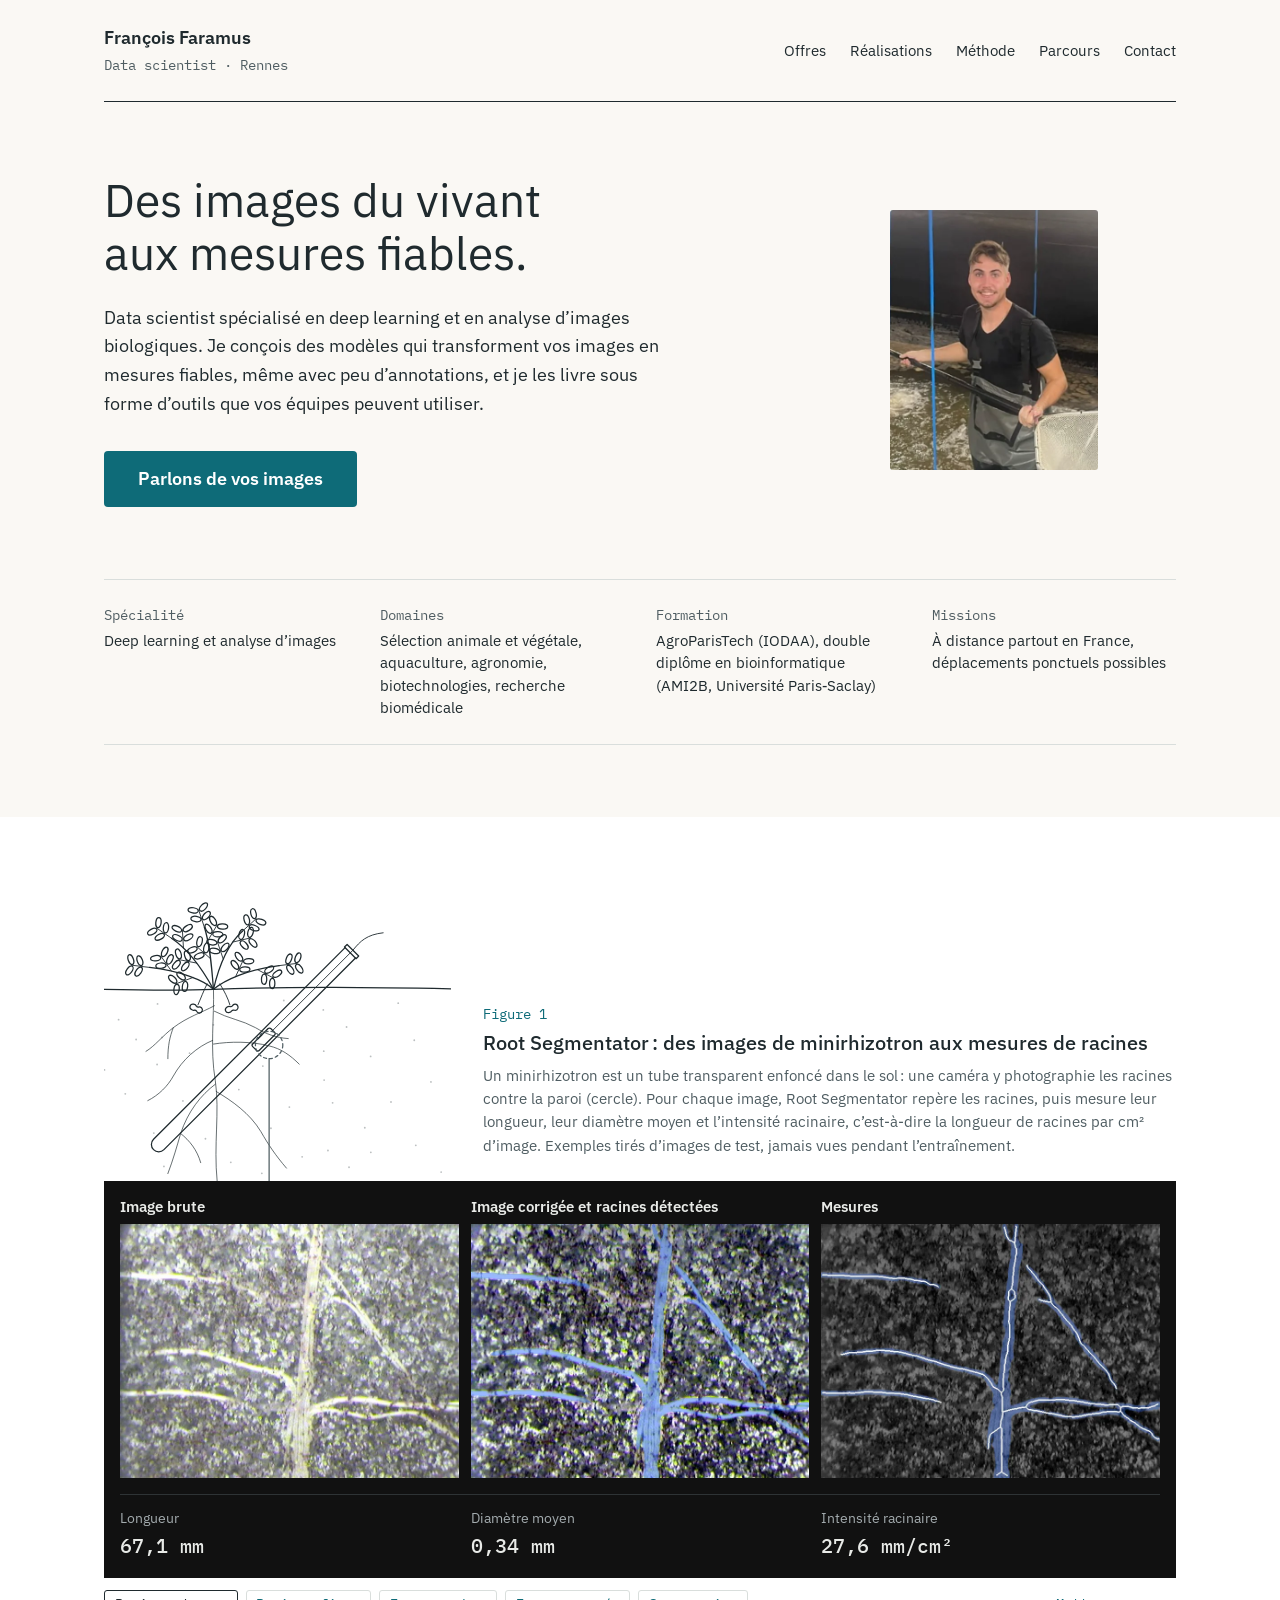
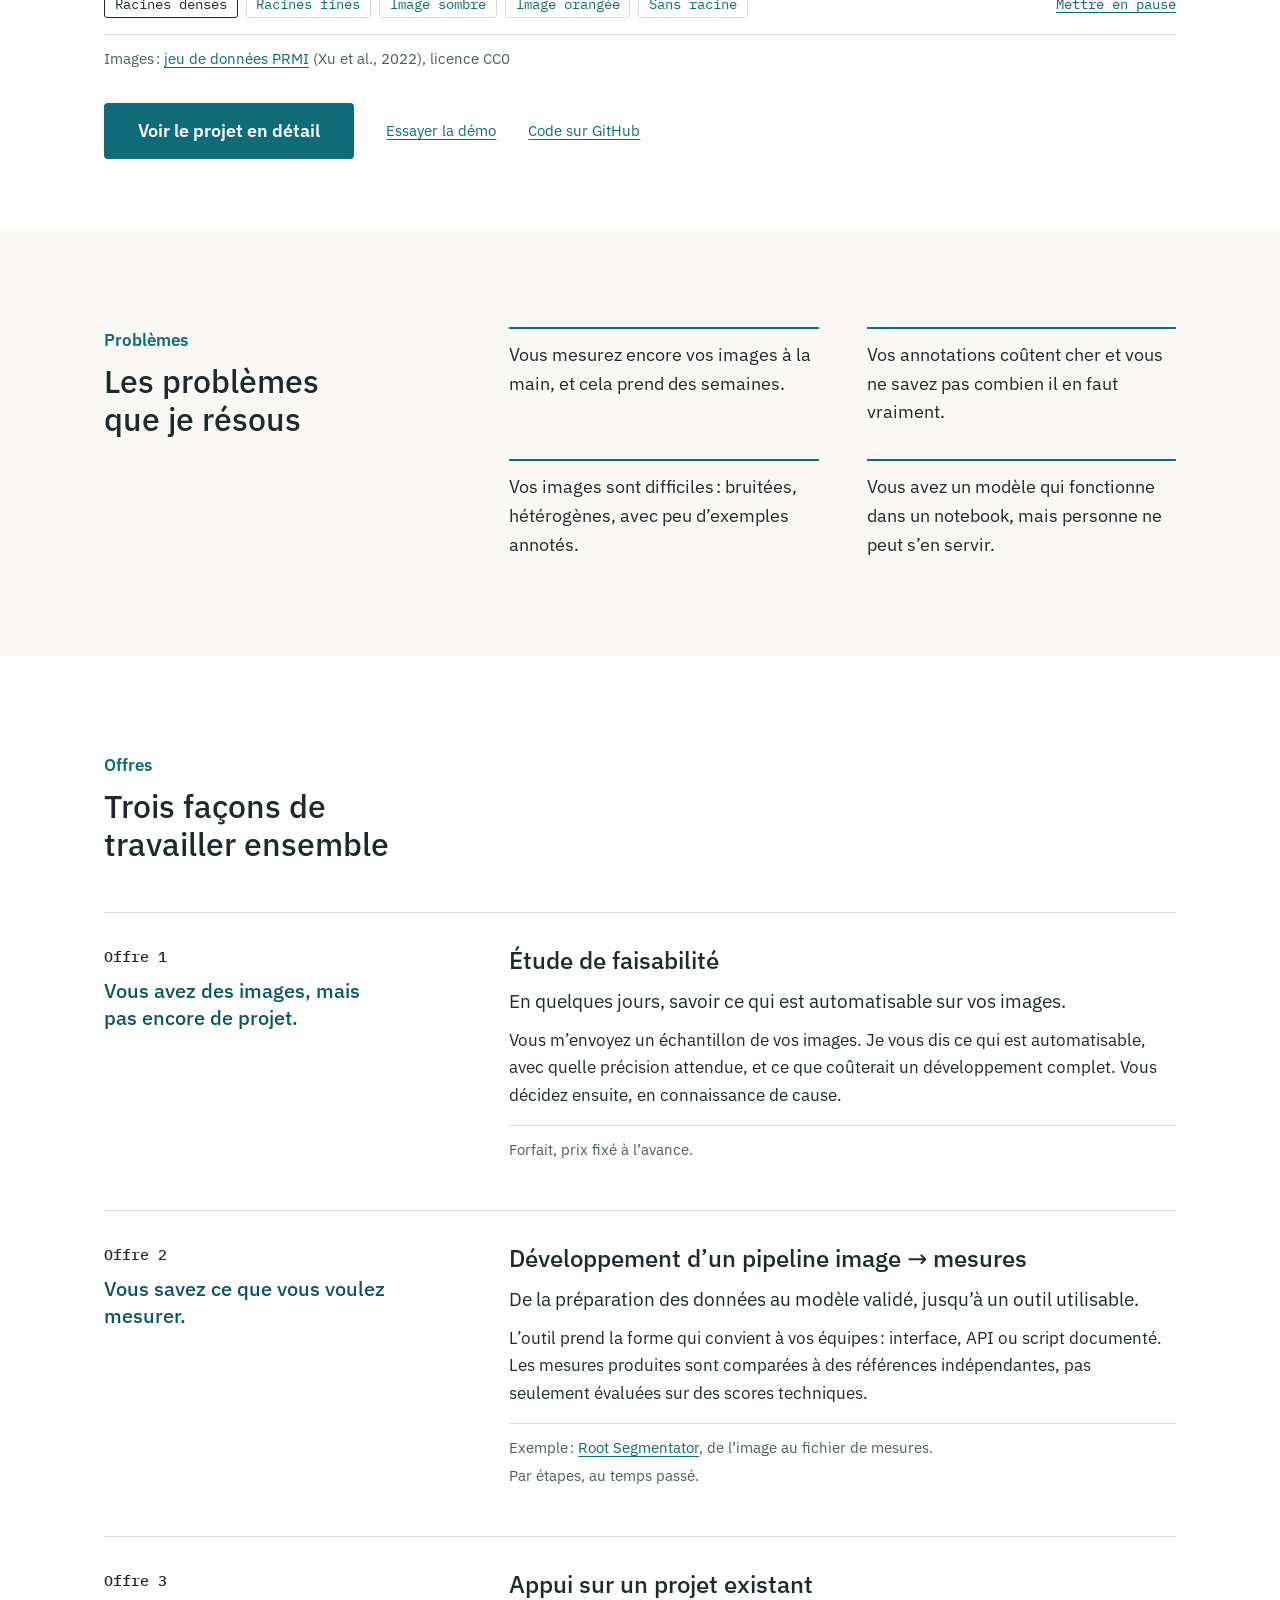
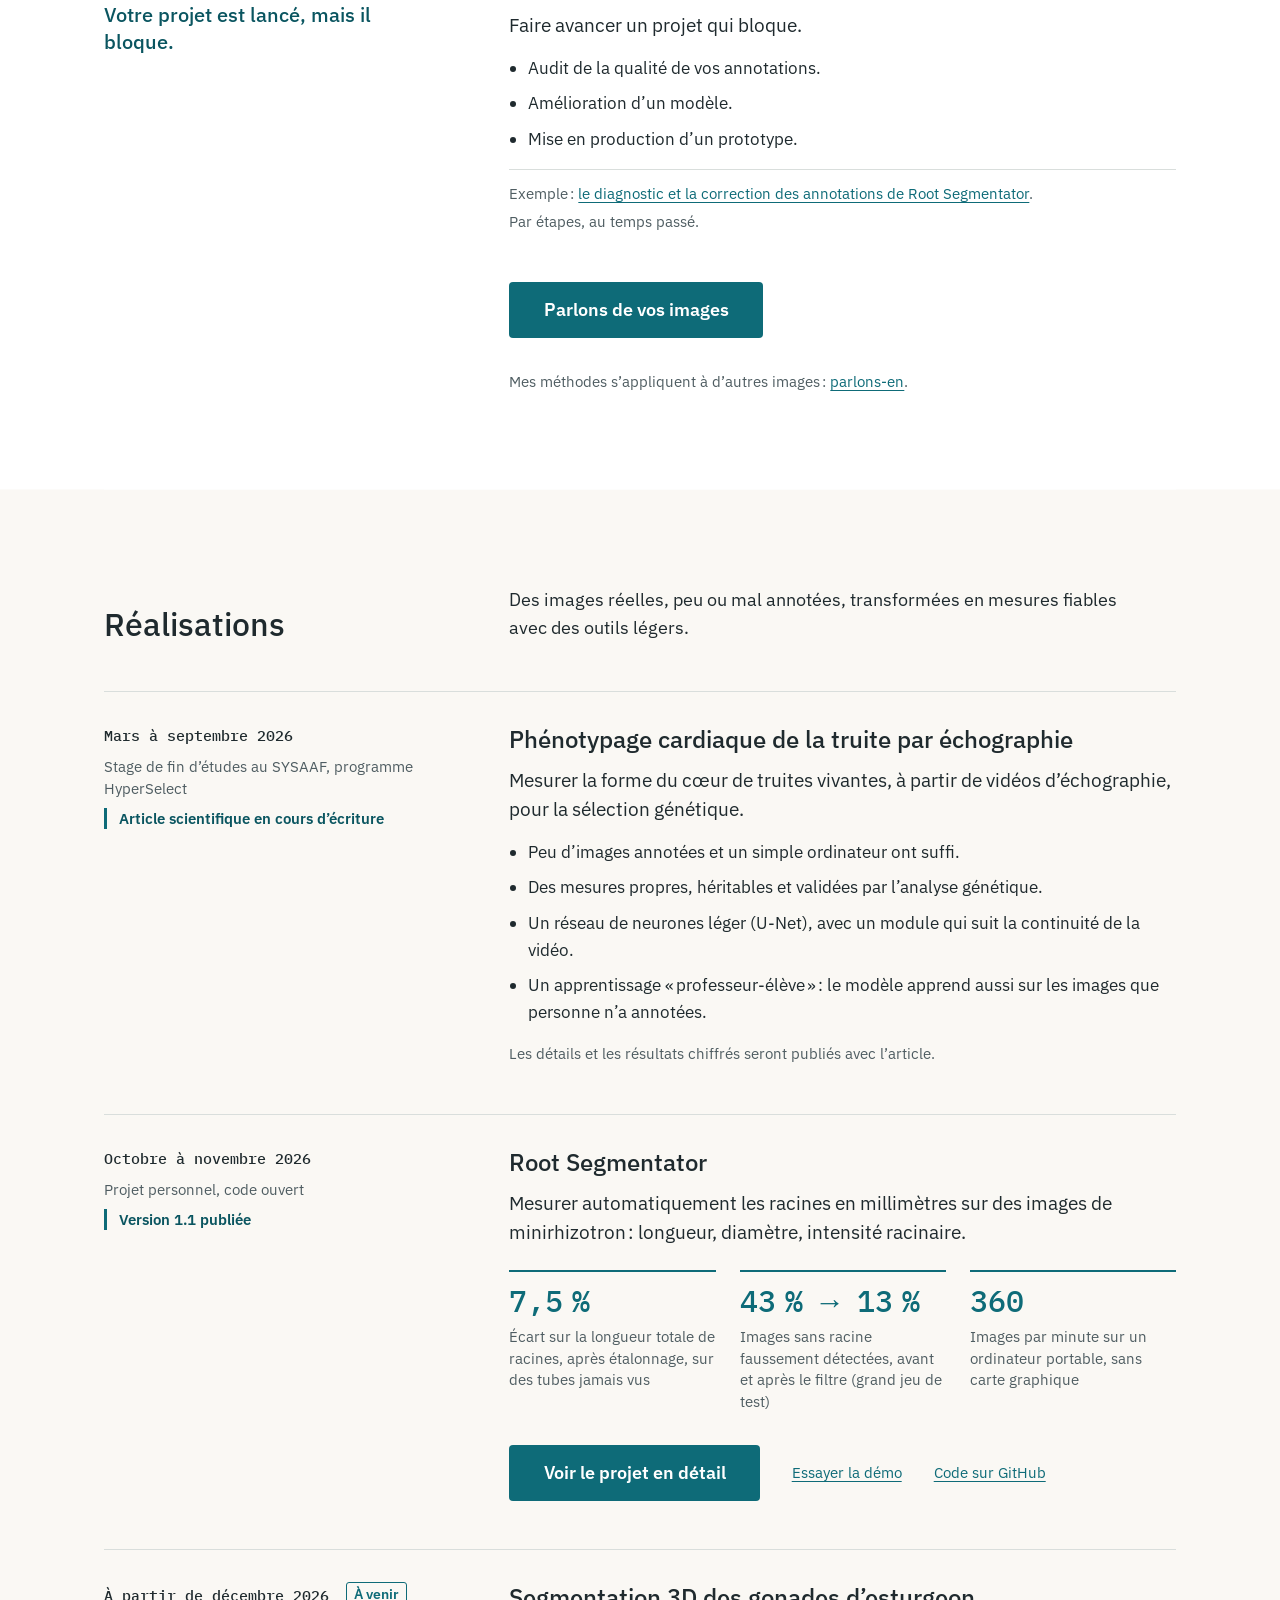
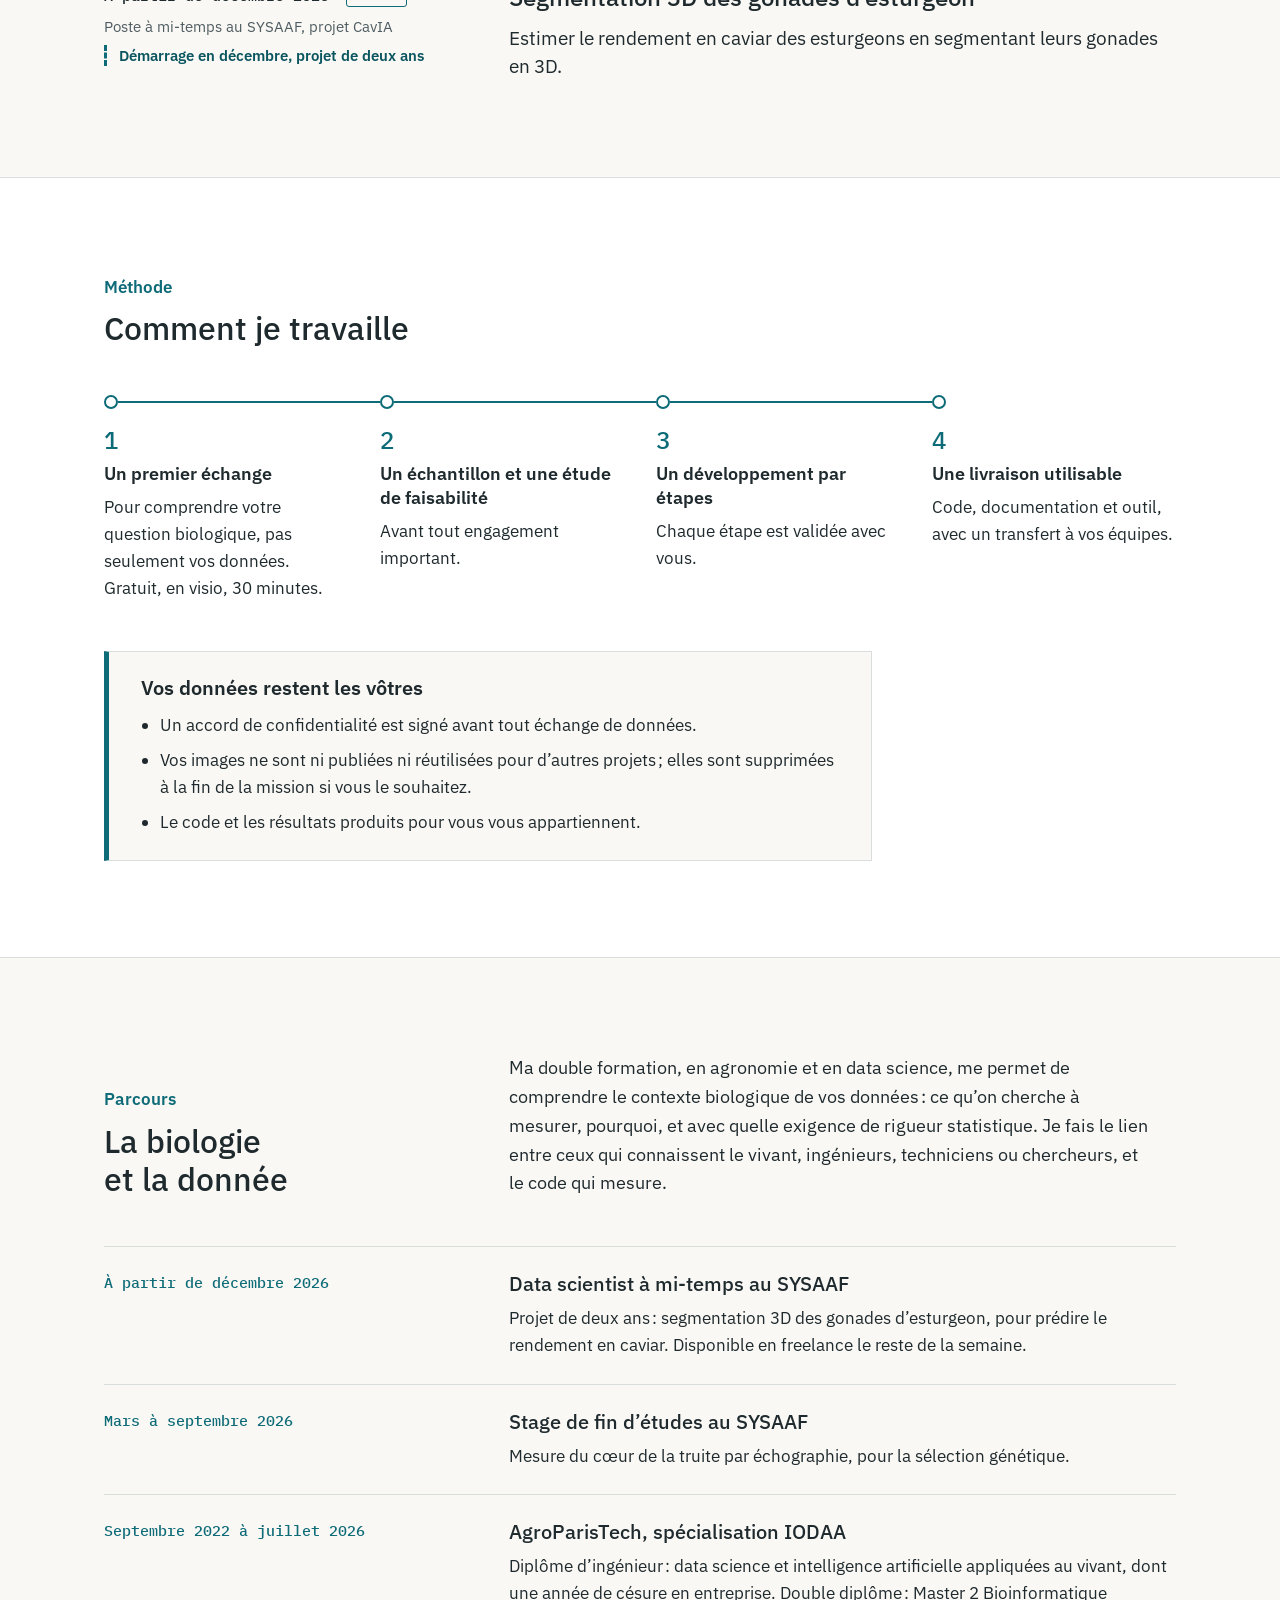
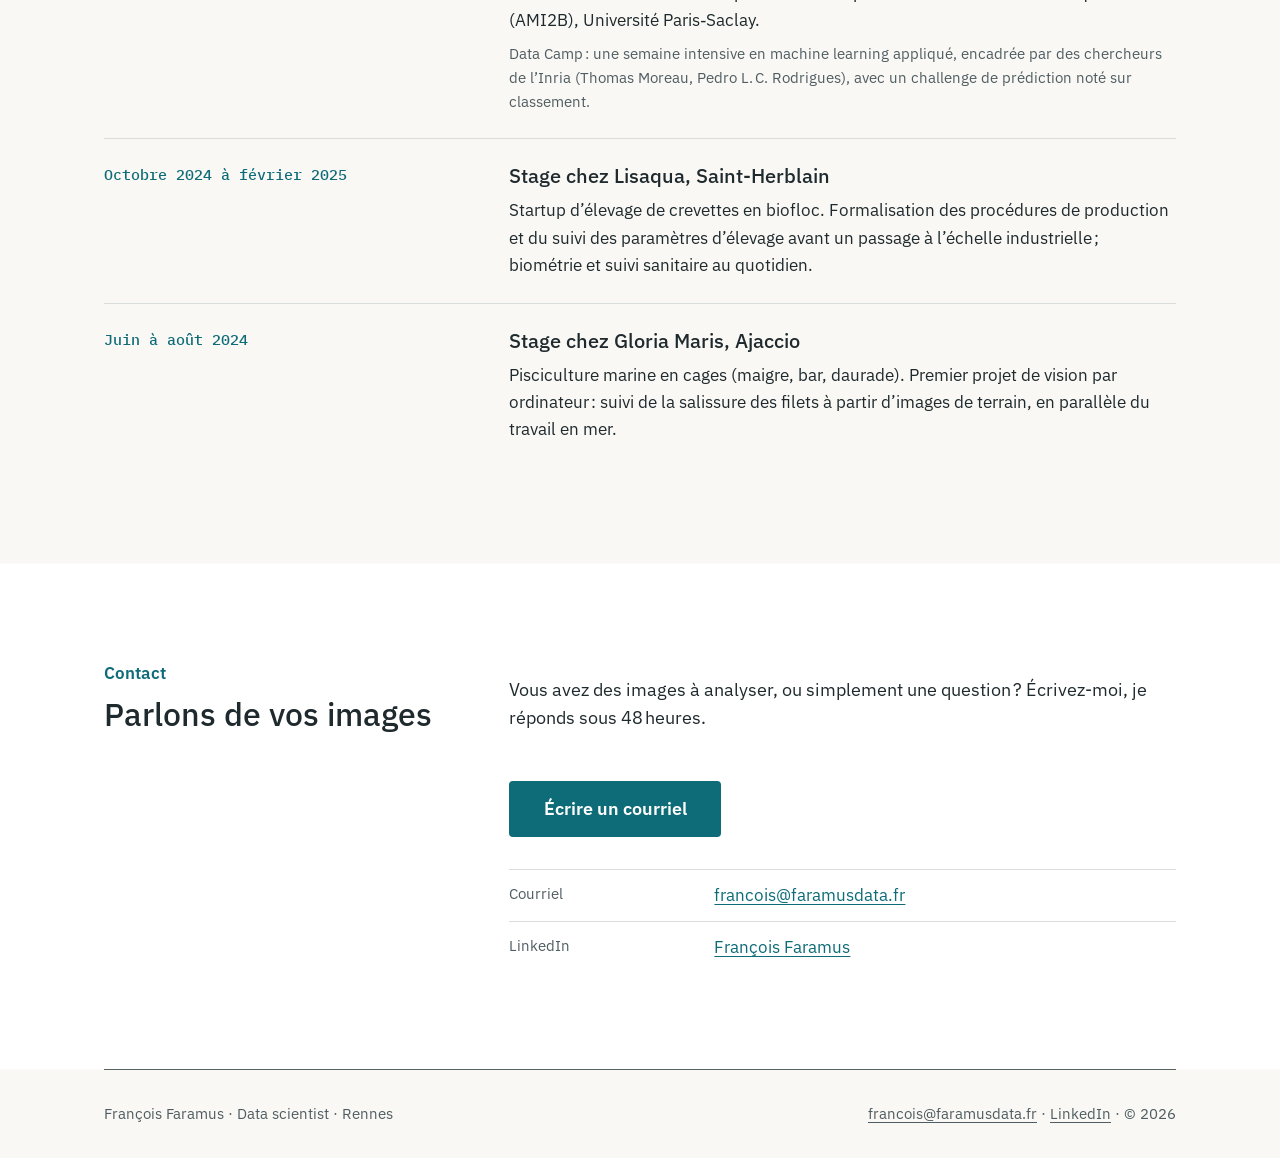
<file: index.html>
<!doctype html>
<html lang="fr">
<head>
  <meta charset="utf-8">
  <meta name="viewport" content="width=device-width, initial-scale=1">
  <title>François Faramus, data scientist</title>
  <meta name="description" content="Data scientist spécialisé en deep learning et en analyse d’images pour l’agriculture, l’aquaculture et les biotechnologies.">
  <link rel="stylesheet" href="assets/css/style.css">
  <script src="assets/js/figure-exemples.js" defer></script>
</head>
<body>
  <a class="lien-evitement" href="#contenu">Aller au contenu</a>

  <div class="conteneur">
    <header class="entete">
      <a class="logo" href="#">François Faramus<span class="logo-precision">Data scientist · Rennes</span></a>
      <nav class="navigation" aria-label="Navigation principale">
        <ul>
          <li><a href="#offres">Offres</a></li>
          <li><a href="#realisations">Réalisations</a></li>
          <li><a href="#methode">Méthode</a></li>
          <li><a href="#parcours">Parcours</a></li>
          <li><a href="#contact">Contact</a></li>
        </ul>
      </nav>
    </header>

    <main id="contenu">
      <section class="accroche" aria-labelledby="titre-accroche">
        <div class="accroche-texte">
          <h1 id="titre-accroche">Des images du vivant aux mesures fiables.</h1>
          <p class="sous-titre">Data scientist spécialisé en deep learning et en analyse d’images biologiques. Je conçois des modèles qui transforment vos images en mesures fiables, même avec peu d’annotations, et je les livre sous forme d’outils que vos équipes peuvent utiliser.</p>
          <a class="bouton" href="#contact">Parlons de vos images</a>
        </div>

        <div class="accroche-photo">
          <img class="portrait" src="assets/img/portrait.webp" width="464" height="580"
               alt="François Faramus, debout dans un bassin d’élevage de poissons, en waders, une épuisette à la main.">
        </div>

        <aside class="en-bref" aria-label="En bref">
          <dl>
            <div><dt>Spécialité</dt><dd>Deep learning et analyse d’images</dd></div>
            <div><dt>Domaines</dt><dd>Sélection animale et végétale, aquaculture, agronomie, biotechnologies, recherche biomédicale</dd></div>
            <div><dt>Formation</dt><dd>AgroParisTech (IODAA), double diplôme en bioinformatique (AMI2B, Université Paris&#8209;Saclay)</dd></div>
            <div><dt>Missions</dt><dd>À distance partout en France, déplacements ponctuels possibles</dd></div>
          </dl>
        </aside>
      </section>

      <section class="vitrine bande" aria-labelledby="figure-titre">
        <figure class="figure">
          <figcaption>
            <p class="figure-numero">Figure 1</p>
            <p class="figure-titre" id="figure-titre">Root Segmentator&#8239;: des images de minirhizotron aux mesures de racines</p>
            <p class="figure-description">Un minirhizotron est un tube transparent enfoncé dans le sol&#8239;: une caméra y photographie les racines contre la paroi (cercle). Pour chaque image, Root Segmentator repère les racines, puis mesure leur longueur, leur diamètre moyen et l’intensité racinaire, c’est-à-dire la longueur de racines par cm² d’image. Exemples tirés d’images de test, jamais vues pendant l’entraînement.</p>
          </figcaption>
          <svg class="figure-schema" viewBox="130 0 380 320" role="img" aria-labelledby="schema-titre">
            <title id="schema-titre">Schéma d’un minirhizotron&#8239;: un plant d’arachide, ses racines, et un tube transparent enfoncé en biais dans le sol, avec une caméra à l’intérieur. Un cercle marque la fenêtre d’observation, d’où part un trait vers la première image.</title>
                <path class="trait" d="M10 110 C90 107 170 113 250 110 S410 107 590 111"/>
                <g class="grains"><circle cx="153.3" cy="224.5" r="1"/><circle cx="370.4" cy="132.6" r="1"/><circle cx="27.4" cy="280.8" r="1"/><circle cx="165.2" cy="165" r="1"/><circle cx="577.6" cy="210.3" r="1"/><circle cx="488.4" cy="211.5" r="1"/><circle cx="375.5" cy="286.7" r="1"/><circle cx="313" cy="262.3" r="1"/><circle cx="444.6" cy="233.5" r="1"/><circle cx="188.7" cy="126" r="1"/><circle cx="422.5" cy="288.7" r="1"/><circle cx="241.2" cy="273.8" r="1"/><circle cx="269" cy="299.6" r="1"/><circle cx="512.2" cy="138.7" r="1"/><circle cx="96.1" cy="161.7" r="1"/><circle cx="370.9" cy="177.8" r="1"/><circle cx="304.1" cy="194.1" r="1"/><circle cx="216.5" cy="232.3" r="1"/><circle cx="347.2" cy="293.6" r="1"/><circle cx="499.6" cy="310.3" r="1"/><circle cx="395.9" cy="151.3" r="1"/><circle cx="526.6" cy="229.3" r="1"/><circle cx="69.6" cy="273.7" r="1"/><circle cx="249.9" cy="148.9" r="1"/><circle cx="184.6" cy="267.6" r="1"/><circle cx="422.3" cy="183.5" r="1"/><circle cx="303" cy="311.7" r="1"/><circle cx="130.5" cy="198.3" r="1"/><circle cx="195.7" cy="304.1" r="1"/><circle cx="522.1" cy="192.5" r="1"/><circle cx="277.8" cy="219.9" r="1"/><circle cx="380.6" cy="234.4" r="1"/><circle cx="333.2" cy="239.1" r="1"/><circle cx="327.1" cy="122.2" r="1"/><circle cx="31.2" cy="238.2" r="1"/><circle cx="371.3" cy="209.5" r="1"/><circle cx="415.9" cy="261.7" r="1"/><circle cx="32.4" cy="131.6" r="1"/><circle cx="398.6" cy="305" r="1"/><circle cx="223.8" cy="180" r="1"/><circle cx="188.2" cy="192.4" r="1"/><circle cx="452.5" cy="125.2" r="1"/><circle cx="193.6" cy="162.7" r="1"/><circle cx="470.1" cy="165.8" r="1"/><circle cx="146" cy="143.2" r="1"/><circle cx="471.8" cy="281" r="1"/></g>
                <path class="trait" d="M250 110 C240 100 214 90 180 86"/>
                <path class="trait fin" d="M227.5 97 L208.8 104"/>
                <ellipse class="trait" cx="218.8" cy="106.7" rx="5.6" ry="2.9" transform="rotate(-262.4 218.8 106.7)"/>
                <ellipse class="trait" cx="214.6" cy="95.4" rx="5.6" ry="2.9" transform="rotate(-138.4 214.6 95.4)"/>
                <ellipse class="trait" cx="209.5" cy="110.2" rx="5.6" ry="2.9" transform="rotate(-262.4 209.5 110.2)"/>
                <ellipse class="trait" cx="205.3" cy="98.9" rx="5.6" ry="2.9" transform="rotate(-138.4 205.3 98.9)"/>
                <path class="trait fin" d="M203.9 90 L192.4 73.6"/>
                <ellipse class="trait" cx="192.4" cy="84" rx="5.6" ry="2.9" transform="rotate(-187 192.4 84)"/>
                <ellipse class="trait" cx="202.2" cy="77.2" rx="5.6" ry="2.9" transform="rotate(-63 202.2 77.2)"/>
                <ellipse class="trait" cx="186.6" cy="75.9" rx="5.6" ry="2.9" transform="rotate(-187 186.6 75.9)"/>
                <ellipse class="trait" cx="196.5" cy="69" rx="5.6" ry="2.9" transform="rotate(-63 196.5 69)"/>
                <path class="trait fin" d="M180 86 L160.2 83.5"/>
                <ellipse class="trait" cx="167.9" cy="90.5" rx="5.6" ry="2.9" transform="rotate(-234.9 167.9 90.5)"/>
                <ellipse class="trait" cx="169.3" cy="78.6" rx="5.6" ry="2.9" transform="rotate(-110.9 169.3 78.6)"/>
                <ellipse class="trait" cx="157.9" cy="89.3" rx="5.6" ry="2.9" transform="rotate(-234.9 157.9 89.3)"/>
                <ellipse class="trait" cx="159.4" cy="77.4" rx="5.6" ry="2.9" transform="rotate(-110.9 159.4 77.4)"/>
                <path class="trait" d="M250 110 C238 88 222 66 204 54"/>
                <path class="trait fin" d="M231.6 81.2 L211.9 77.4"/>
                <ellipse class="trait" cx="219.1" cy="84.9" rx="5.6" ry="2.9" transform="rotate(-230.9 219.1 84.9)"/>
                <ellipse class="trait" cx="221.4" cy="73.1" rx="5.6" ry="2.9" transform="rotate(-106.9 221.4 73.1)"/>
                <ellipse class="trait" cx="209.3" cy="83" rx="5.6" ry="2.9" transform="rotate(-230.9 209.3 83)"/>
                <ellipse class="trait" cx="211.6" cy="71.2" rx="5.6" ry="2.9" transform="rotate(-106.9 211.6 71.2)"/>
                <path class="trait fin" d="M217.1 64.7 L215.9 44.8"/>
                <ellipse class="trait" cx="210.4" cy="53.6" rx="5.6" ry="2.9" transform="rotate(-155.3 210.4 53.6)"/>
                <ellipse class="trait" cx="222.4" cy="52.9" rx="5.6" ry="2.9" transform="rotate(-31.3 222.4 52.9)"/>
                <ellipse class="trait" cx="209.8" cy="43.6" rx="5.6" ry="2.9" transform="rotate(-155.3 209.8 43.6)"/>
                <ellipse class="trait" cx="221.8" cy="42.9" rx="5.6" ry="2.9" transform="rotate(-31.3 221.8 42.9)"/>
                <path class="trait fin" d="M204 54 L187.5 42.7"/>
                <ellipse class="trait" cx="191.1" cy="52.4" rx="5.6" ry="2.9" transform="rotate(-207.6 191.1 52.4)"/>
                <ellipse class="trait" cx="197.9" cy="42.5" rx="5.6" ry="2.9" transform="rotate(-83.6 197.9 42.5)"/>
                <ellipse class="trait" cx="182.9" cy="46.8" rx="5.6" ry="2.9" transform="rotate(-207.6 182.9 46.8)"/>
                <ellipse class="trait" cx="189.7" cy="36.9" rx="5.6" ry="2.9" transform="rotate(-83.6 189.7 36.9)"/>
                <path class="trait" d="M250 110 C248 84 246 60 240 42"/>
                <path class="trait fin" d="M246.9 76.5 L231.9 63.3"/>
                <ellipse class="trait" cx="234.3" cy="73.4" rx="5.6" ry="2.9" transform="rotate(-200.7 234.3 73.4)"/>
                <ellipse class="trait" cx="242.3" cy="64.4" rx="5.6" ry="2.9" transform="rotate(-76.7 242.3 64.4)"/>
                <ellipse class="trait" cx="226.8" cy="66.8" rx="5.6" ry="2.9" transform="rotate(-200.7 226.8 66.8)"/>
                <ellipse class="trait" cx="234.7" cy="57.8" rx="5.6" ry="2.9" transform="rotate(-76.7 234.7 57.8)"/>
                <path class="trait fin" d="M243.8 56.6 L254 39.4"/>
                <ellipse class="trait" cx="244.5" cy="43.6" rx="5.6" ry="2.9" transform="rotate(-121.3 244.5 43.6)"/>
                <ellipse class="trait" cx="254.8" cy="49.7" rx="5.6" ry="2.9" transform="rotate(2.7 254.8 49.7)"/>
                <ellipse class="trait" cx="249.6" cy="35" rx="5.6" ry="2.9" transform="rotate(-121.3 249.6 35)"/>
                <ellipse class="trait" cx="260" cy="41.1" rx="5.6" ry="2.9" transform="rotate(2.7 260 41.1)"/>
                <path class="trait fin" d="M240 42 L233.8 23"/>
                <ellipse class="trait" cx="230.8" cy="32.9" rx="5.6" ry="2.9" transform="rotate(-169.9 230.8 32.9)"/>
                <ellipse class="trait" cx="242.2" cy="29.2" rx="5.6" ry="2.9" transform="rotate(-45.9 242.2 29.2)"/>
                <ellipse class="trait" cx="227.7" cy="23.4" rx="5.6" ry="2.9" transform="rotate(-169.9 227.7 23.4)"/>
                <ellipse class="trait" cx="239.1" cy="19.7" rx="5.6" ry="2.9" transform="rotate(-45.9 239.1 19.7)"/>
                <path class="trait" d="M250 110 C256 84 266 60 282 46"/>
                <path class="trait fin" d="M260.7 76.8 L254.3 57.9"/>
                <ellipse class="trait" cx="251.4" cy="67.9" rx="5.6" ry="2.9" transform="rotate(-170.6 251.4 67.9)"/>
                <ellipse class="trait" cx="262.7" cy="64" rx="5.6" ry="2.9" transform="rotate(-46.6 262.7 64)"/>
                <ellipse class="trait" cx="248.2" cy="58.4" rx="5.6" ry="2.9" transform="rotate(-170.6 248.2 58.4)"/>
                <ellipse class="trait" cx="259.6" cy="54.6" rx="5.6" ry="2.9" transform="rotate(-46.6 259.6 54.6)"/>
                <path class="trait fin" d="M271.1 58.2 L290.6 53.6"/>
                <ellipse class="trait" cx="280.9" cy="49.8" rx="5.6" ry="2.9" transform="rotate(-75.3 280.9 49.8)"/>
                <ellipse class="trait" cx="283.7" cy="61.4" rx="5.6" ry="2.9" transform="rotate(48.7 283.7 61.4)"/>
                <ellipse class="trait" cx="290.6" cy="47.5" rx="5.6" ry="2.9" transform="rotate(-75.3 290.6 47.5)"/>
                <ellipse class="trait" cx="293.4" cy="59.1" rx="5.6" ry="2.9" transform="rotate(48.7 293.4 59.1)"/>
                <path class="trait fin" d="M282 46 L296.8 32.6"/>
                <ellipse class="trait" cx="286.5" cy="33.8" rx="5.6" ry="2.9" transform="rotate(-104.1 286.5 33.8)"/>
                <ellipse class="trait" cx="294.6" cy="42.7" rx="5.6" ry="2.9" transform="rotate(19.9 294.6 42.7)"/>
                <ellipse class="trait" cx="293.9" cy="27.1" rx="5.6" ry="2.9" transform="rotate(-104.1 293.9 27.1)"/>
                <ellipse class="trait" cx="302" cy="36" rx="5.6" ry="2.9" transform="rotate(19.9 302 36)"/>
                <path class="trait" d="M250 110 C262 100 288 88 322 84"/>
                <path class="trait fin" d="M274.2 96.2 L282.6 78"/>
                <ellipse class="trait" cx="273.5" cy="83.2" rx="5.6" ry="2.9" transform="rotate(-127.1 273.5 83.2)"/>
                <ellipse class="trait" cx="284.4" cy="88.3" rx="5.6" ry="2.9" transform="rotate(-3.1 284.4 88.3)"/>
                <ellipse class="trait" cx="277.8" cy="74.2" rx="5.6" ry="2.9" transform="rotate(-127.1 277.8 74.2)"/>
                <ellipse class="trait" cx="288.6" cy="79.2" rx="5.6" ry="2.9" transform="rotate(-3.1 288.6 79.2)"/>
                <path class="trait fin" d="M298.1 88.3 L315.8 97.6"/>
                <ellipse class="trait" cx="311.1" cy="88.4" rx="5.6" ry="2.9" transform="rotate(-34.4 311.1 88.4)"/>
                <ellipse class="trait" cx="305.5" cy="99" rx="5.6" ry="2.9" transform="rotate(89.6 305.5 99)"/>
                <ellipse class="trait" cx="319.9" cy="93" rx="5.6" ry="2.9" transform="rotate(-34.4 319.9 93)"/>
                <ellipse class="trait" cx="314.4" cy="103.6" rx="5.6" ry="2.9" transform="rotate(89.6 314.4 103.6)"/>
                <path class="trait fin" d="M322 84 L341.8 81.5"/>
                <ellipse class="trait" cx="332.7" cy="76.6" rx="5.6" ry="2.9" transform="rotate(-69.2 332.7 76.6)"/>
                <ellipse class="trait" cx="334.2" cy="88.5" rx="5.6" ry="2.9" transform="rotate(54.8 334.2 88.5)"/>
                <ellipse class="trait" cx="342.6" cy="75.4" rx="5.6" ry="2.9" transform="rotate(-69.2 342.6 75.4)"/>
                <ellipse class="trait" cx="344.1" cy="87.3" rx="5.6" ry="2.9" transform="rotate(54.8 344.1 87.3)"/>
                <path class="trait fin" d="M243 104 C239 112 236 120 233 127"/>
                <path class="trait" d="M-9 0 C-9 -4.5 -3 -5 -1 -3 C0 -2.4 1 -2.4 2 -3 C4 -5 9 -4.5 9 0 C9 4.5 4 5 2 3 C1 2.4 0 2.4 -1 3 C-3 5 -9 4.5 -9 0 Z" transform="translate(231 131) rotate(25) scale(0.8)"/>
                <path class="trait fin" d="M257 104 C262 112 266 120 268 127"/>
                <path class="trait" d="M-9 0 C-9 -4.5 -3 -5 -1 -3 C0 -2.4 1 -2.4 2 -3 C4 -5 9 -4.5 9 0 C9 4.5 4 5 2 3 C1 2.4 0 2.4 -1 3 C-3 5 -9 4.5 -9 0 Z" transform="translate(270 131) rotate(-20) scale(0.8)"/>
                <path class="trait racine" d="M250 110 C251 140 246 175 252 210 C257 245 250 280 254 320"/>
                <path class="trait racine" d="M251 128 C236 136 222 140 206 152 C194 161 186 172 176 178"/>
                <path class="trait racine" d="M206 152 C202 162 200 172 200 186"/>
                <path class="trait racine" d="M251 134 C266 142 282 144 296 152 C308 159 318 163 332 164"/>
                <path class="trait racine" d="M249 166 C232 173 216 187 206 205 C200 216 190 226 178 232"/>
                <path class="trait racine" d="M250 170 C268 167 292 167 311 172 C324 175 334 182 344 192"/>
                <path class="trait racine" d="M252 214 C236 226 222 244 214 268 C210 282 206 296 200 312"/>
                <path class="trait racine" d="M214 268 C224 276 232 286 236 300"/>
                <path class="trait racine" d="M253 222 C270 232 290 246 302 266 C310 280 318 292 330 306"/>
                <path class="trait" d="M394.3 64.3 L184.3 274.3 A8 8 0 0 0 195.7 285.7 L405.7 75.7"/>
                <path class="trait" d="M393.6 63.6 L396.5 60.8 L409.2 73.5 L406.4 76.4 Z"/>
                <rect class="trait" x="-14" y="-5" width="28" height="10" rx="2" transform="translate(305 165) rotate(135)"/>
                <path class="trait" d="M-2 5 L4 5" transform="translate(305 165) rotate(135)" stroke-width="2.5"/>
                <path class="trait fin" d="M314.9 155.1 L402.8 67.2 C410.8 57.2 418 50 436 48"/>
                <g class="repere"><circle class="trait" cx="311" cy="171" r="15" stroke-dasharray="3 3"/><path class="trait" d="M311 186 L311 320"/></g>
          </svg>
          <div class="figure-cadre">
            <div class="panneaux">
                  <div class="panneau">
                    <p class="panneau-titre">Image brute</p>
                    <img data-panneau="brute" src="assets/img/racines/denses-brute.webp" width="736" height="552" alt="Image brute de minirhizotron&#8239;: plusieurs racines d’arachide, dont une grosse racine verticale.">
                  </div>
                  <div class="panneau">
                    <p class="panneau-titre">Image corrigée et racines détectées</p>
                    <img data-panneau="detectees" src="assets/img/racines/denses-detectees.webp" width="736" height="552" alt="Même image, couleurs et éclairage corrigés&#8239;: les racines détectées sont colorées en bleu.">
                  </div>
                  <div class="panneau">
                    <p class="panneau-titre">Mesures</p>
                    <img data-panneau="mesures" src="assets/img/racines/denses-mesures.webp" width="736" height="552" alt="Même image assombrie&#8239;: la ligne centrale blanche de chaque racine sert à mesurer la longueur.">
                  </div>
            </div>
            <dl class="figure-mesures">
              <div><dt>Longueur</dt><dd data-mesure="longueur">67,1 mm</dd></div>
              <div><dt>Diamètre moyen</dt><dd data-mesure="diametre">0,34 mm</dd></div>
              <div><dt>Intensité racinaire</dt><dd data-mesure="intensite">27,6 mm/cm²</dd></div>
            </dl>
          </div>
          <div class="figure-commandes" hidden>
            <div class="exemples" role="group" aria-label="Choisir un exemple">
                <button type="button" class="exemple" data-cle="denses" data-largeur="736" data-hauteur="552" aria-pressed="true" data-brute="Image brute de minirhizotron&#8239;: plusieurs racines d’arachide, dont une grosse racine verticale." data-detectees="Même image, couleurs et éclairage corrigés&#8239;: les racines détectées sont colorées en bleu." data-mesures="Même image assombrie&#8239;: la ligne centrale blanche de chaque racine sert à mesurer la longueur." data-longueur="67,1 mm" data-diametre="0,34 mm" data-intensite="27,6 mm/cm²">Racines denses</button>
                <button type="button" class="exemple" data-cle="fines" data-largeur="736" data-hauteur="552" aria-pressed="false" data-brute="Image brute de minirhizotron&#8239;: quelques racines fines, peu contrastées." data-detectees="Même image, couleurs et éclairage corrigés&#8239;: les racines détectées sont colorées en bleu." data-mesures="Même image assombrie&#8239;: la ligne centrale blanche de chaque racine sert à mesurer la longueur." data-longueur="31,5 mm" data-diametre="0,21 mm" data-intensite="12,9 mm/cm²">Racines fines</button>
                <button type="button" class="exemple" data-cle="sombre" data-largeur="736" data-hauteur="552" aria-pressed="false" data-brute="Image brute de minirhizotron&#8239;: image sombre traversée par quelques racines." data-detectees="Même image, couleurs et éclairage corrigés&#8239;: les racines détectées sont colorées en bleu." data-mesures="Même image assombrie&#8239;: la ligne centrale blanche de chaque racine sert à mesurer la longueur." data-longueur="48,7 mm" data-diametre="0,25 mm" data-intensite="20,0 mm/cm²">Image sombre</button>
                <button type="button" class="exemple" data-cle="orangee" data-largeur="736" data-hauteur="552" aria-pressed="false" data-brute="Image brute de minirhizotron&#8239;: sol aux tons orangés, traversé par plusieurs racines brunes." data-detectees="Même image, couleurs et éclairage corrigés&#8239;: les racines détectées sont colorées en bleu." data-mesures="Même image assombrie&#8239;: la ligne centrale blanche de chaque racine sert à mesurer la longueur." data-longueur="54,9 mm" data-diametre="0,30 mm" data-intensite="22,6 mm/cm²">Image orangée</button>
                <button type="button" class="exemple" data-cle="sans-racine" data-largeur="736" data-hauteur="552" aria-pressed="false" data-brute="Image brute de minirhizotron&#8239;: sol sans racine." data-detectees="Même image, couleurs et éclairage corrigés&#8239;: aucune racine détectée." data-mesures="Même image assombrie&#8239;: aucune racine à mesurer." data-longueur="0,0 mm" data-diametre="aucune racine" data-intensite="0,0 mm/cm²">Sans racine</button>
            </div>
            <button class="figure-lecture" type="button">Mettre en pause</button>
          </div>
          <p class="figure-source">
            <span>Images&#8239;: <a href="https://datadryad.org/dataset/doi:10.5061/dryad.2v6wwpzp4">jeu de données PRMI</a> (Xu et al., 2022), licence CC0</span>
          </p>
          <div class="actions-projet">
            <a class="bouton" href="projets/root-segmentator.html">Voir le projet en détail</a>
            <a class="lien-secondaire" href="https://rootseg.streamlit.app">Essayer la démo</a>
            <a class="lien-secondaire" href="https://github.com/ffaramus/rootseg">Code sur GitHub</a>
          </div>
        </figure>
      </section>

      <section class="section" id="problemes" aria-labelledby="problemes-titre">
        <header class="section-entete">
          <div class="section-titre">
            <p class="section-etiquette">Problèmes</p>
            <h2 id="problemes-titre">Les problèmes que je résous</h2>
          </div>
        </header>
        <ol class="problemes">
          <li>Vous mesurez encore vos images à la main, et cela prend des semaines.</li>
          <li>Vos annotations coûtent cher et vous ne savez pas combien il en faut vraiment.</li>
          <li>Vos images sont difficiles&#8239;: bruitées, hétérogènes, avec peu d’exemples annotés.</li>
          <li>Vous avez un modèle qui fonctionne dans un notebook, mais personne ne peut s’en servir.</li>
        </ol>
      </section>

      <section class="section bande" id="offres" aria-labelledby="offres-titre">
        <header class="section-entete">
          <div class="section-titre">
            <p class="section-etiquette">Offres</p>
            <h2 id="offres-titre">Trois façons de travailler ensemble</h2>
          </div>
        </header>

        <article class="fiche" aria-labelledby="offre-faisabilite">
          <div class="fiche-marge">
            <p class="fiche-periode">Offre 1</p>
            <p class="offre-situation">Vous avez des images, mais pas encore de projet.</p>
          </div>
          <div class="fiche-corps">
            <h3 id="offre-faisabilite">Étude de faisabilité</h3>
            <p class="fiche-resultat">En quelques jours, savoir ce qui est automatisable sur vos images.</p>
            <p class="fiche-texte">Vous m’envoyez un échantillon de vos images. Je vous dis ce qui est automatisable, avec quelle précision attendue, et ce que coûterait un développement complet. Vous décidez ensuite, en connaissance de cause.</p>
            <ul class="offre-modalites">
              <li>Forfait, prix fixé à l’avance.</li>
            </ul>
          </div>
        </article>

        <article class="fiche" aria-labelledby="offre-pipeline">
          <div class="fiche-marge">
            <p class="fiche-periode">Offre 2</p>
            <p class="offre-situation">Vous savez ce que vous voulez mesurer.</p>
          </div>
          <div class="fiche-corps">
            <h3 id="offre-pipeline">Développement d’un pipeline image → mesures</h3>
            <p class="fiche-resultat">De la préparation des données au modèle validé, jusqu’à un outil utilisable.</p>
            <p class="fiche-texte">L’outil prend la forme qui convient à vos équipes&#8239;: interface, API ou script documenté. Les mesures produites sont comparées à des références indépendantes, pas seulement évaluées sur des scores techniques.</p>
            <ul class="offre-modalites">
              <li>Exemple&#8239;: <a href="projets/root-segmentator.html">Root Segmentator</a>, de l’image au fichier de mesures.</li>
              <li>Par étapes, au temps passé.</li>
            </ul>
          </div>
        </article>

        <article class="fiche" aria-labelledby="offre-appui">
          <div class="fiche-marge">
            <p class="fiche-periode">Offre 3</p>
            <p class="offre-situation">Votre projet est lancé, mais il bloque.</p>
          </div>
          <div class="fiche-corps">
            <h3 id="offre-appui">Appui sur un projet existant</h3>
            <p class="fiche-resultat">Faire avancer un projet qui bloque.</p>
            <ul class="fiche-points">
              <li>Audit de la qualité de vos annotations.</li>
              <li>Amélioration d’un modèle.</li>
              <li>Mise en production d’un prototype.</li>
            </ul>
            <ul class="offre-modalites">
              <li>Exemple&#8239;: <a href="projets/root-segmentator.html#donnees-titre">le diagnostic et la correction des annotations de Root Segmentator</a>.</li>
              <li>Par étapes, au temps passé.</li>
            </ul>
          </div>
        </article>

        <p class="section-action"><a class="bouton" href="#contact">Parlons de vos images</a></p>
        <p class="section-note">Mes méthodes s’appliquent à d’autres images&#8239;: <a href="#contact">parlons-en</a>.</p>
      </section>

      <section class="section" id="realisations" aria-labelledby="realisations-titre">
        <header class="section-entete">
          <div class="section-titre">
            <h2 id="realisations-titre">Réalisations</h2>
          </div>
          <p class="section-chapo">Des images réelles, peu ou mal annotées, transformées en mesures fiables avec des outils légers.</p>
        </header>

        <article class="fiche" aria-labelledby="fiche-truite">
          <div class="fiche-marge">
            <p class="fiche-periode">Mars à septembre 2026</p>
            <p class="fiche-cadre">Stage de fin d’études au SYSAAF, programme HyperSelect</p>
            <p class="fiche-statut">Article scientifique en cours d’écriture</p>
          </div>
          <div class="fiche-corps">
            <h3 id="fiche-truite">Phénotypage cardiaque de la truite par échographie</h3>
            <p class="fiche-resultat">Mesurer la forme du cœur de truites vivantes, à partir de vidéos d’échographie, pour la sélection génétique.</p>
            <ul class="fiche-points">
              <li>Peu d’images annotées et un simple ordinateur ont suffi.</li>
              <li>Des mesures propres, héritables et validées par l’analyse génétique.</li>
              <li>Un réseau de neurones léger (U-Net), avec un module qui suit la continuité de la vidéo.</li>
              <li>Un apprentissage «&#8239;professeur-élève&#8239;»&#8239;: le modèle apprend aussi sur les images que personne n’a annotées.</li>
            </ul>
            <p class="fiche-note">Les détails et les résultats chiffrés seront publiés avec l’article.</p>
          </div>
        </article>

        <article class="fiche" aria-labelledby="fiche-racines">
          <div class="fiche-marge">
            <p class="fiche-periode">Octobre à novembre 2026</p>
            <p class="fiche-cadre">Projet personnel, code ouvert</p>
            <p class="fiche-statut">Version 1.1 publiée</p>
          </div>
          <div class="fiche-corps">
            <h3 id="fiche-racines">Root Segmentator</h3>
            <p class="fiche-resultat">Mesurer automatiquement les racines en millimètres sur des images de minirhizotron&#8239;: longueur, diamètre, intensité racinaire.</p>
            <dl class="chiffres-cles">
              <div><dt>Écart sur la longueur totale de racines, après étalonnage, sur des tubes jamais vus</dt><dd>7,5&#8239;%</dd></div>
              <div><dt>Images sans racine faussement détectées, avant et après le filtre (grand jeu de test)</dt><dd>43&#8239;% → 13&#8239;%</dd></div>
              <div><dt>Images par minute sur un ordinateur portable, sans carte graphique</dt><dd>360</dd></div>
            </dl>
            <div class="actions-projet">
              <a class="bouton" href="projets/root-segmentator.html">Voir le projet en détail</a>
              <a class="lien-secondaire" href="https://rootseg.streamlit.app">Essayer la démo</a>
              <a class="lien-secondaire" href="https://github.com/ffaramus/rootseg">Code sur GitHub</a>
            </div>
          </div>
        </article>

        <!-- Projet à venir. En décembre : remplacer la classe projet--a-venir par projet--en-cours
             et la date par « Depuis décembre 2026 ». -->
        <article class="fiche projet--a-venir" aria-labelledby="fiche-esturgeon">
          <div class="fiche-marge">
            <p class="fiche-periode">À partir de décembre 2026 <span class="etat etat--a-venir">À venir</span><span class="etat etat--en-cours">En cours</span></p>
            <p class="fiche-cadre">Poste à mi-temps au SYSAAF, projet CavIA</p>
            <p class="fiche-statut">Démarrage en décembre, projet de deux ans</p>
          </div>
          <div class="fiche-corps">
            <h3 id="fiche-esturgeon">Segmentation 3D des gonades d’esturgeon</h3>
            <p class="fiche-resultat">Estimer le rendement en caviar des esturgeons en segmentant leurs gonades en 3D.</p>
          </div>
        </article>
      </section>

      <section class="section section--pleine section--delimitee bande" id="methode" aria-labelledby="methode-titre">
        <header class="section-entete">
          <div class="section-titre">
            <p class="section-etiquette">Méthode</p>
            <h2 id="methode-titre">Comment je travaille</h2>
          </div>
        </header>
        <ol class="methode-frise">
          <li>
            <p class="etape-numero">1</p>
            <h3>Un premier échange</h3>
            <p>Pour comprendre votre question biologique, pas seulement vos données. Gratuit, en visio, 30 minutes.</p>
          </li>
          <li>
            <p class="etape-numero">2</p>
            <h3>Un échantillon et une étude de faisabilité</h3>
            <p>Avant tout engagement important.</p>
          </li>
          <li>
            <p class="etape-numero">3</p>
            <h3>Un développement par étapes</h3>
            <p>Chaque étape est validée avec vous.</p>
          </li>
          <li>
            <p class="etape-numero">4</p>
            <h3>Une livraison utilisable</h3>
            <p>Code, documentation et outil, avec un transfert à vos équipes.</p>
          </li>
        </ol>
        <aside class="engagements" aria-labelledby="engagements-titre">
          <h3 id="engagements-titre">Vos données restent les vôtres</h3>
          <ul>
            <li>Un accord de confidentialité est signé avant tout échange de données.</li>
            <li>Vos images ne sont ni publiées ni réutilisées pour d’autres projets&#8239;; elles sont supprimées à la fin de la mission si vous le souhaitez.</li>
            <li>Le code et les résultats produits pour vous vous appartiennent.</li>
          </ul>
        </aside>
      </section>

      <section class="section" id="parcours" aria-labelledby="parcours-titre">
        <header class="section-entete">
          <div class="section-titre">
            <p class="section-etiquette">Parcours</p>
            <h2 id="parcours-titre">La biologie et la donnée</h2>
          </div>
          <p class="section-chapo">Ma double formation, en agronomie et en data science, me permet de comprendre le contexte biologique de vos données&#8239;: ce qu’on cherche à mesurer, pourquoi, et avec quelle exigence de rigueur statistique. Je fais le lien entre ceux qui connaissent le vivant, ingénieurs, techniciens ou chercheurs, et le code qui mesure.</p>
        </header>
        <ol class="frise">
          <!-- À venir. En décembre : remplacer projet--a-venir par projet--en-cours (comme la carte esturgeon des Réalisations). -->
          <li class="frise-etape projet--a-venir">
            <p class="frise-date"><span class="date--a-venir">À partir de décembre 2026</span><span class="date--en-cours">Depuis décembre 2026</span></p>
            <div class="frise-contenu">
              <h3>Data scientist à mi-temps au SYSAAF</h3>
              <p>Projet de deux ans&#8239;: segmentation 3D des gonades d’esturgeon, pour prédire le rendement en caviar. Disponible en freelance le reste de la semaine.</p>
            </div>
          </li>
          <li class="frise-etape">
            <p class="frise-date">Mars à septembre 2026</p>
            <div class="frise-contenu">
              <h3>Stage de fin d’études au SYSAAF</h3>
              <p>Mesure du cœur de la truite par échographie, pour la sélection génétique.</p>
            </div>
          </li>
          <li class="frise-etape">
            <p class="frise-date">Septembre 2022 à juillet 2026</p>
            <div class="frise-contenu">
              <h3>AgroParisTech, spécialisation IODAA</h3>
              <p>Diplôme d’ingénieur&#8239;: data science et intelligence artificielle appliquées au vivant, dont une année de césure en entreprise. Double diplôme&#8239;: Master&#160;2 Bioinformatique (AMI2B), Université Paris&#8209;Saclay.</p>
              <p class="frise-note">Data Camp&#8239;: une semaine intensive en machine learning appliqué, encadrée par des chercheurs de l’Inria (Thomas Moreau, Pedro L.&#8239;C. Rodrigues), avec un challenge de prédiction noté sur classement.</p>
            </div>
          </li>
          <li class="frise-etape">
            <p class="frise-date">Octobre 2024 à février 2025</p>
            <div class="frise-contenu">
              <h3>Stage chez Lisaqua, Saint-Herblain</h3>
              <p>Startup d’élevage de crevettes en biofloc. Formalisation des procédures de production et du suivi des paramètres d’élevage avant un passage à l’échelle industrielle&#8239;; biométrie et suivi sanitaire au quotidien.</p>
            </div>
          </li>
          <li class="frise-etape">
            <p class="frise-date">Juin à août 2024</p>
            <div class="frise-contenu">
              <h3>Stage chez Gloria Maris, Ajaccio</h3>
              <p>Pisciculture marine en cages (maigre, bar, daurade). Premier projet de vision par ordinateur&#8239;: suivi de la salissure des filets à partir d’images de terrain, en parallèle du travail en mer.</p>
            </div>
          </li>
        </ol>
      </section>

      <section class="section bande" id="contact" aria-labelledby="contact-titre">
        <header class="section-entete">
          <div class="section-titre">
            <p class="section-etiquette">Contact</p>
            <h2 id="contact-titre">Parlons de vos images</h2>
          </div>
          <p class="section-chapo">Vous avez des images à analyser, ou simplement une question&#8239;? Écrivez-moi, je réponds sous 48&#8239;heures.</p>
        </header>
        <div class="contact-actions">
          <p><a class="bouton" href="mailto:francois@faramusdata.fr">Écrire un courriel</a></p>
          <dl class="coordonnees">
            <div><dt>Courriel</dt><dd><a href="mailto:francois@faramusdata.fr">francois@faramusdata.fr</a></dd></div>
            <div><dt>LinkedIn</dt><dd><a href="https://www.linkedin.com/in/fran%C3%A7ois-faramus-0814b5271/">François Faramus</a></dd></div>
          </dl>
        </div>
      </section>
    </main>
  </div>

  <footer class="pied">
    <div class="conteneur">
      <div class="pied-contenu">
        <p>François Faramus · Data scientist · Rennes</p>
        <p><a href="mailto:francois@faramusdata.fr">francois@faramusdata.fr</a> · <a href="https://www.linkedin.com/in/fran%C3%A7ois-faramus-0814b5271/">LinkedIn</a> · © 2026</p>
      </div>
    </div>
  </footer>
</body>
</html>
</file>
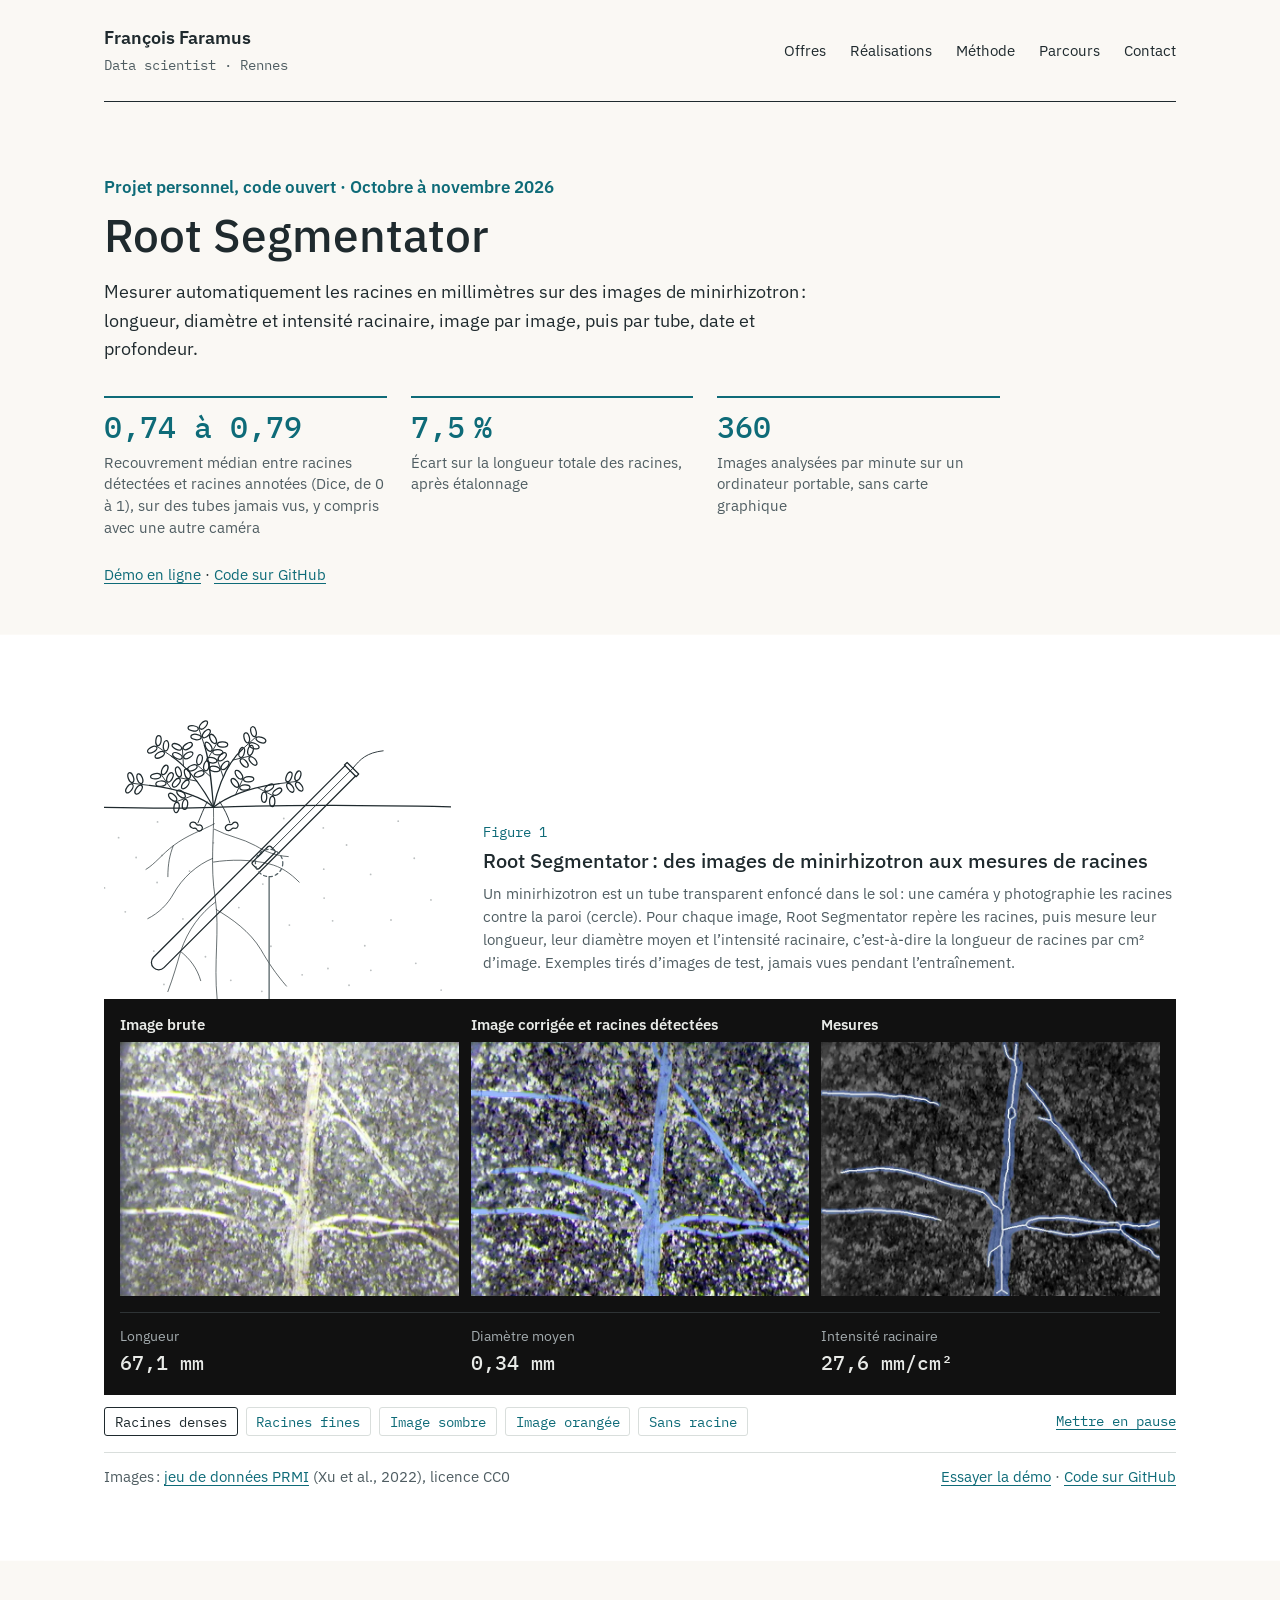
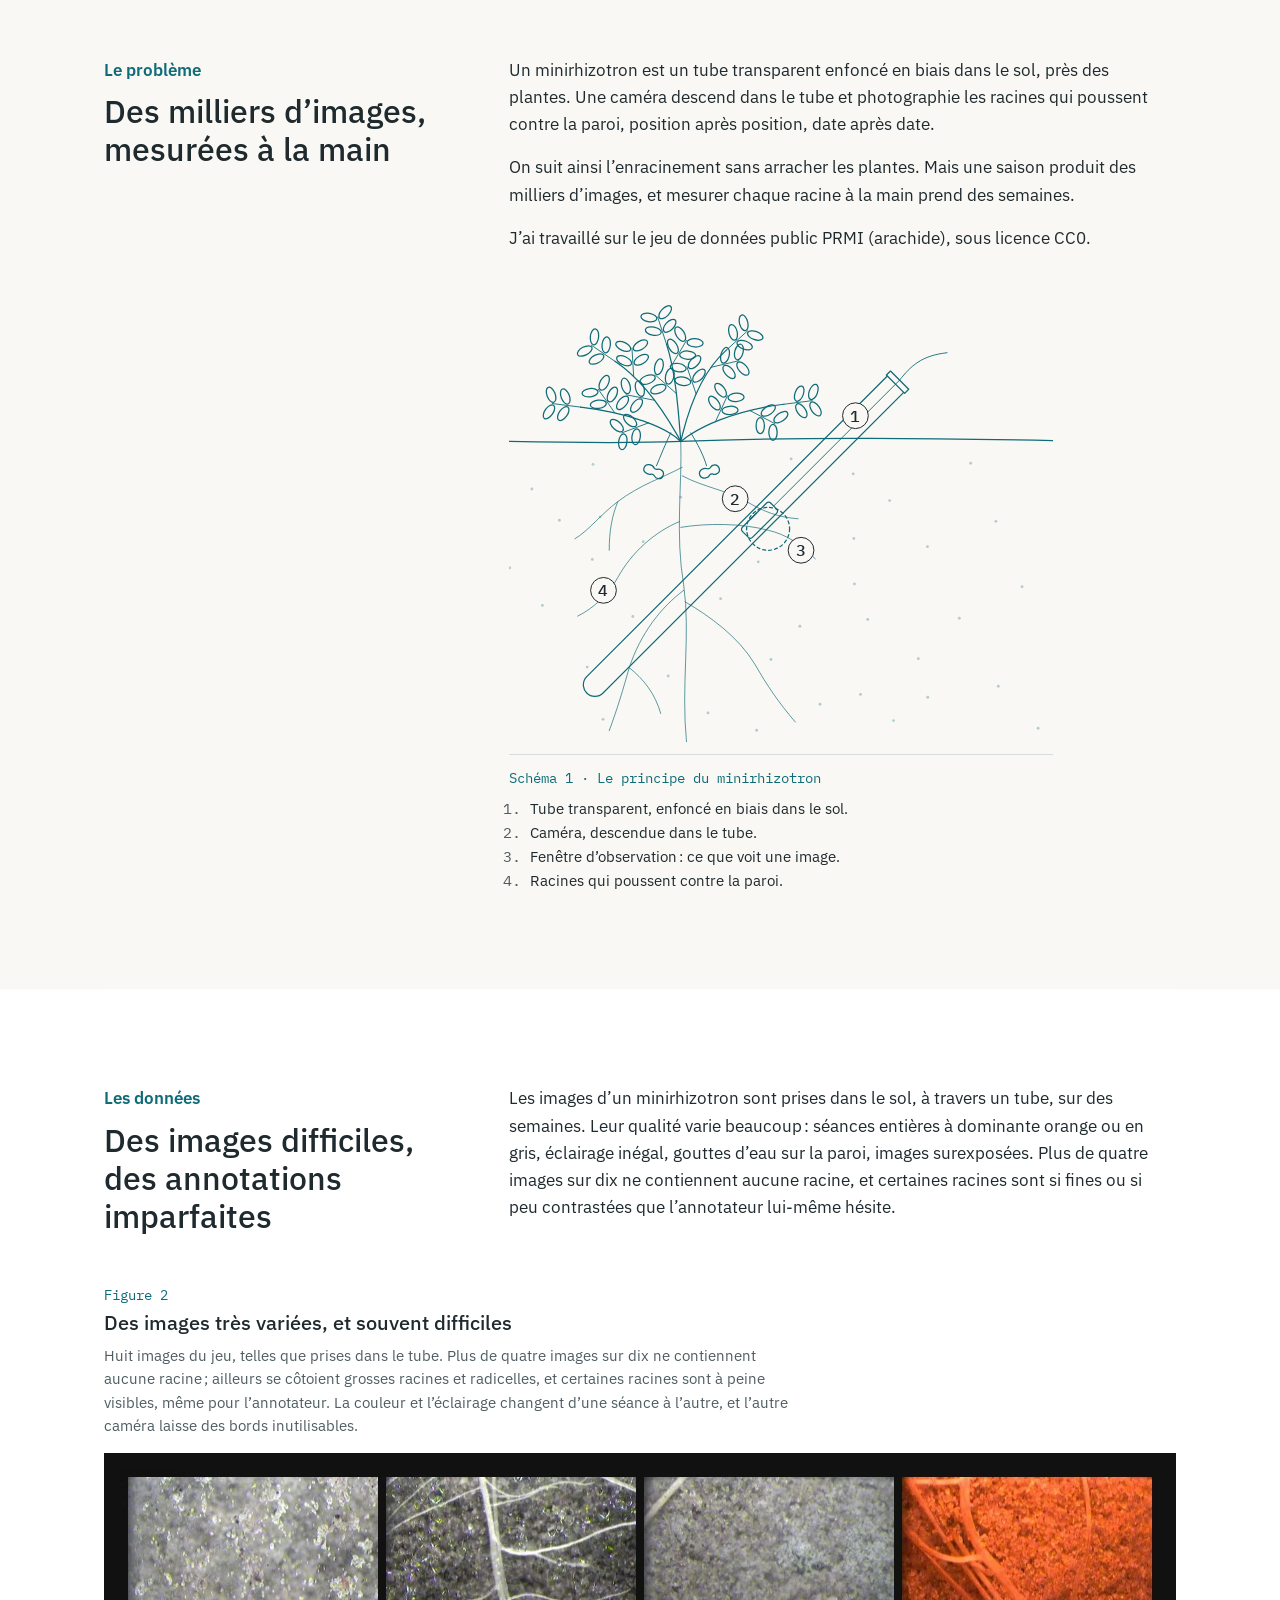
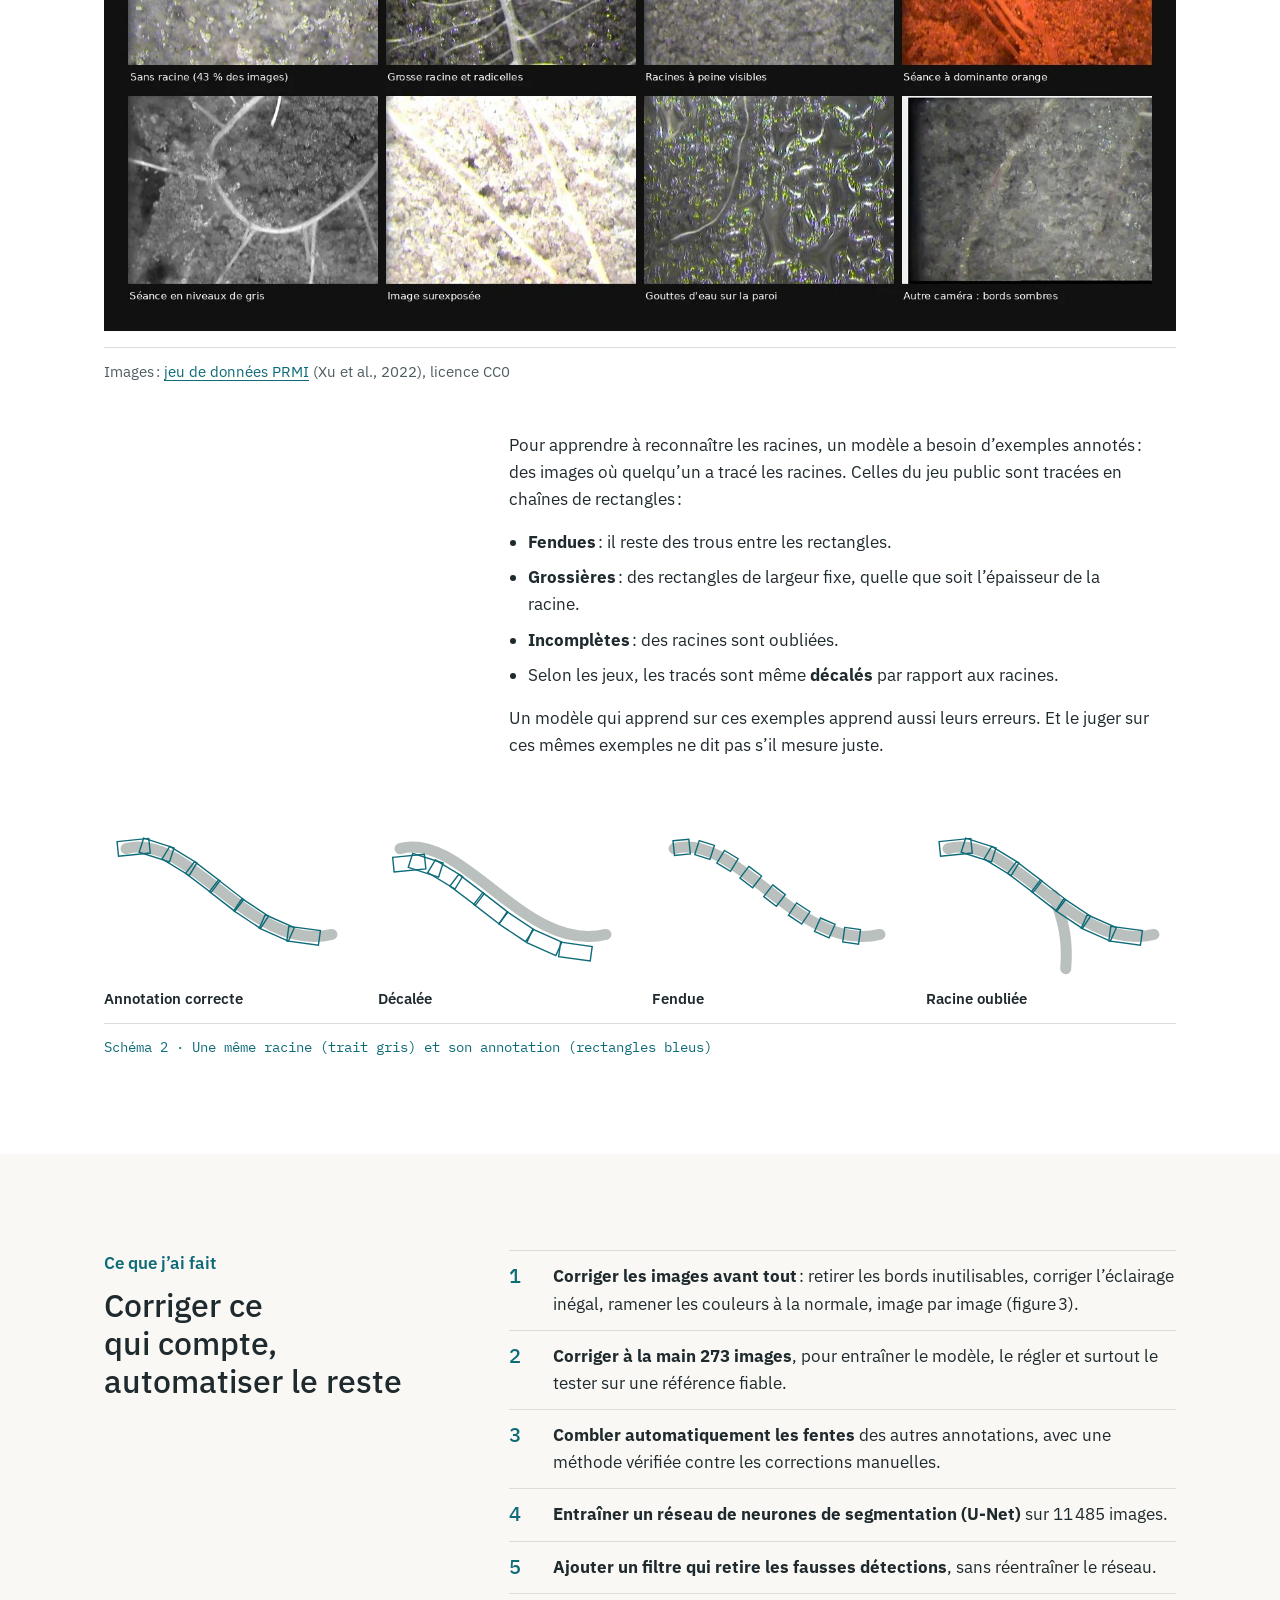
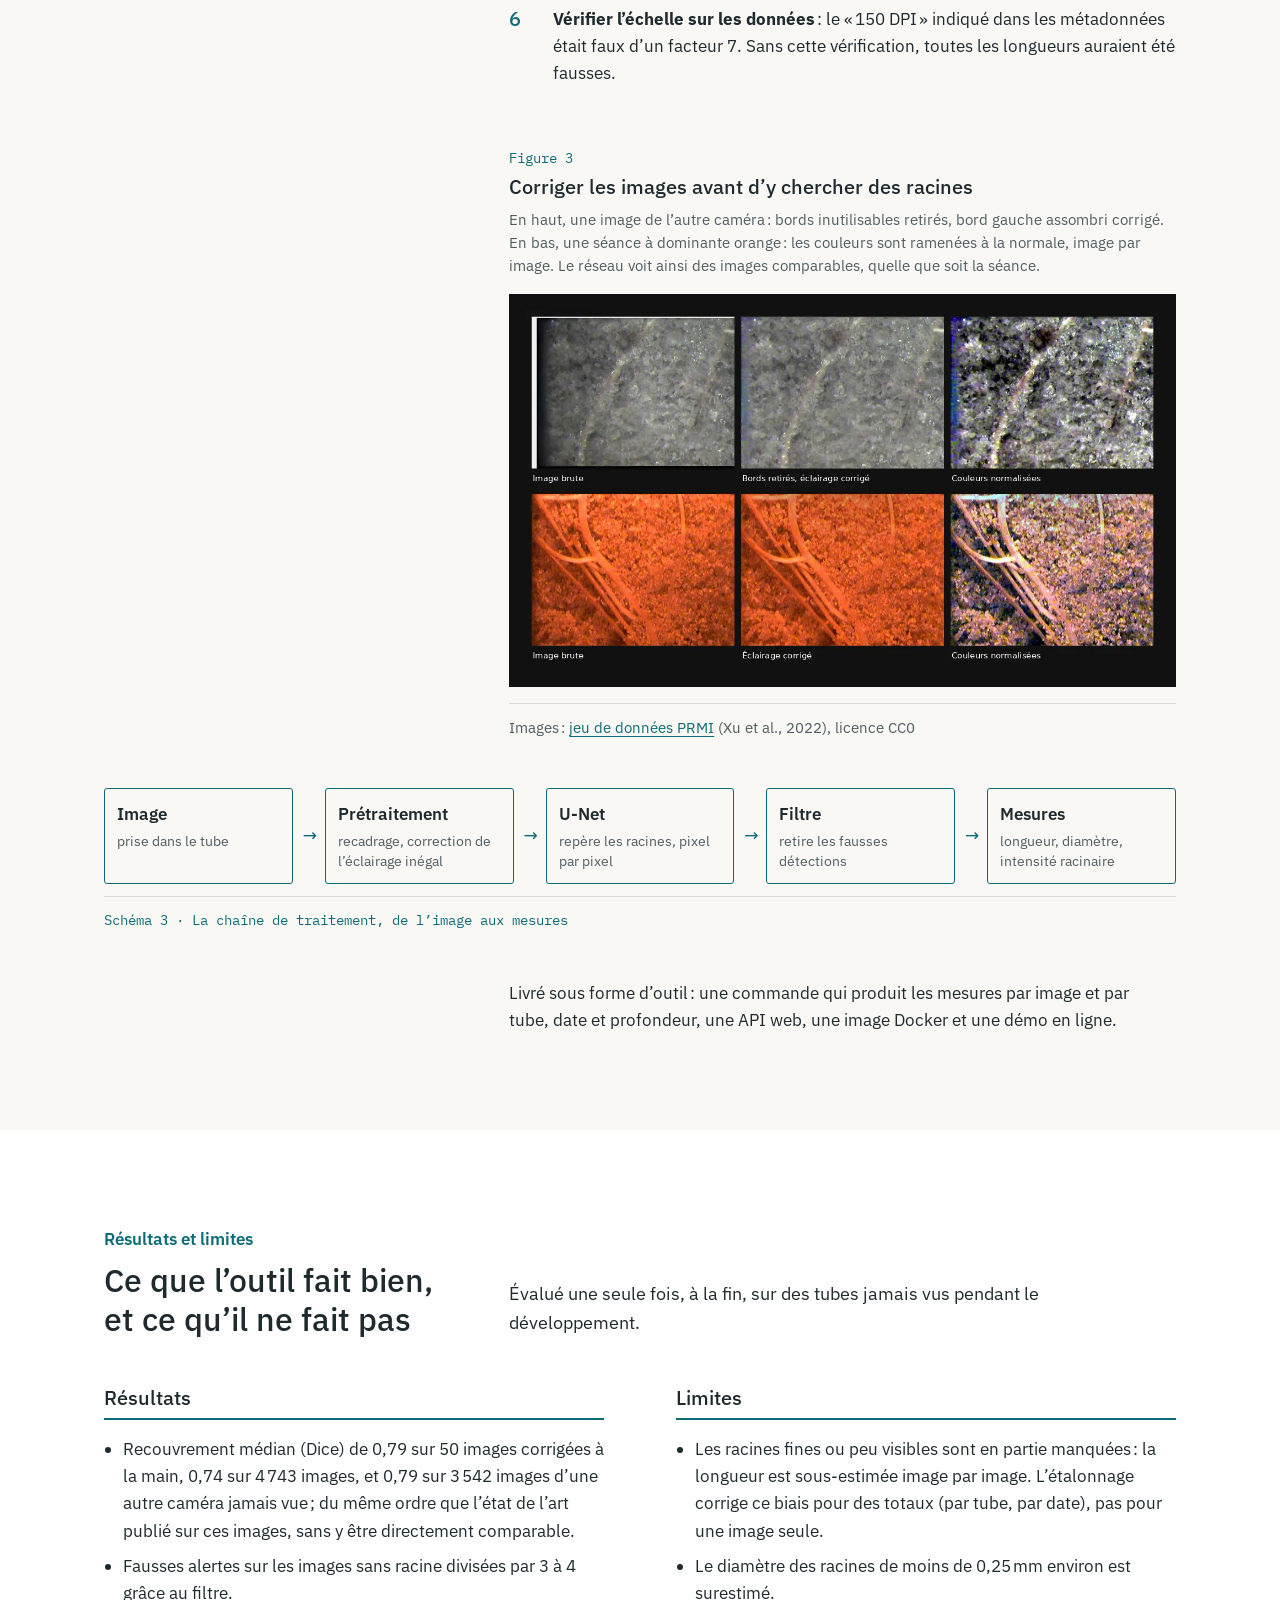
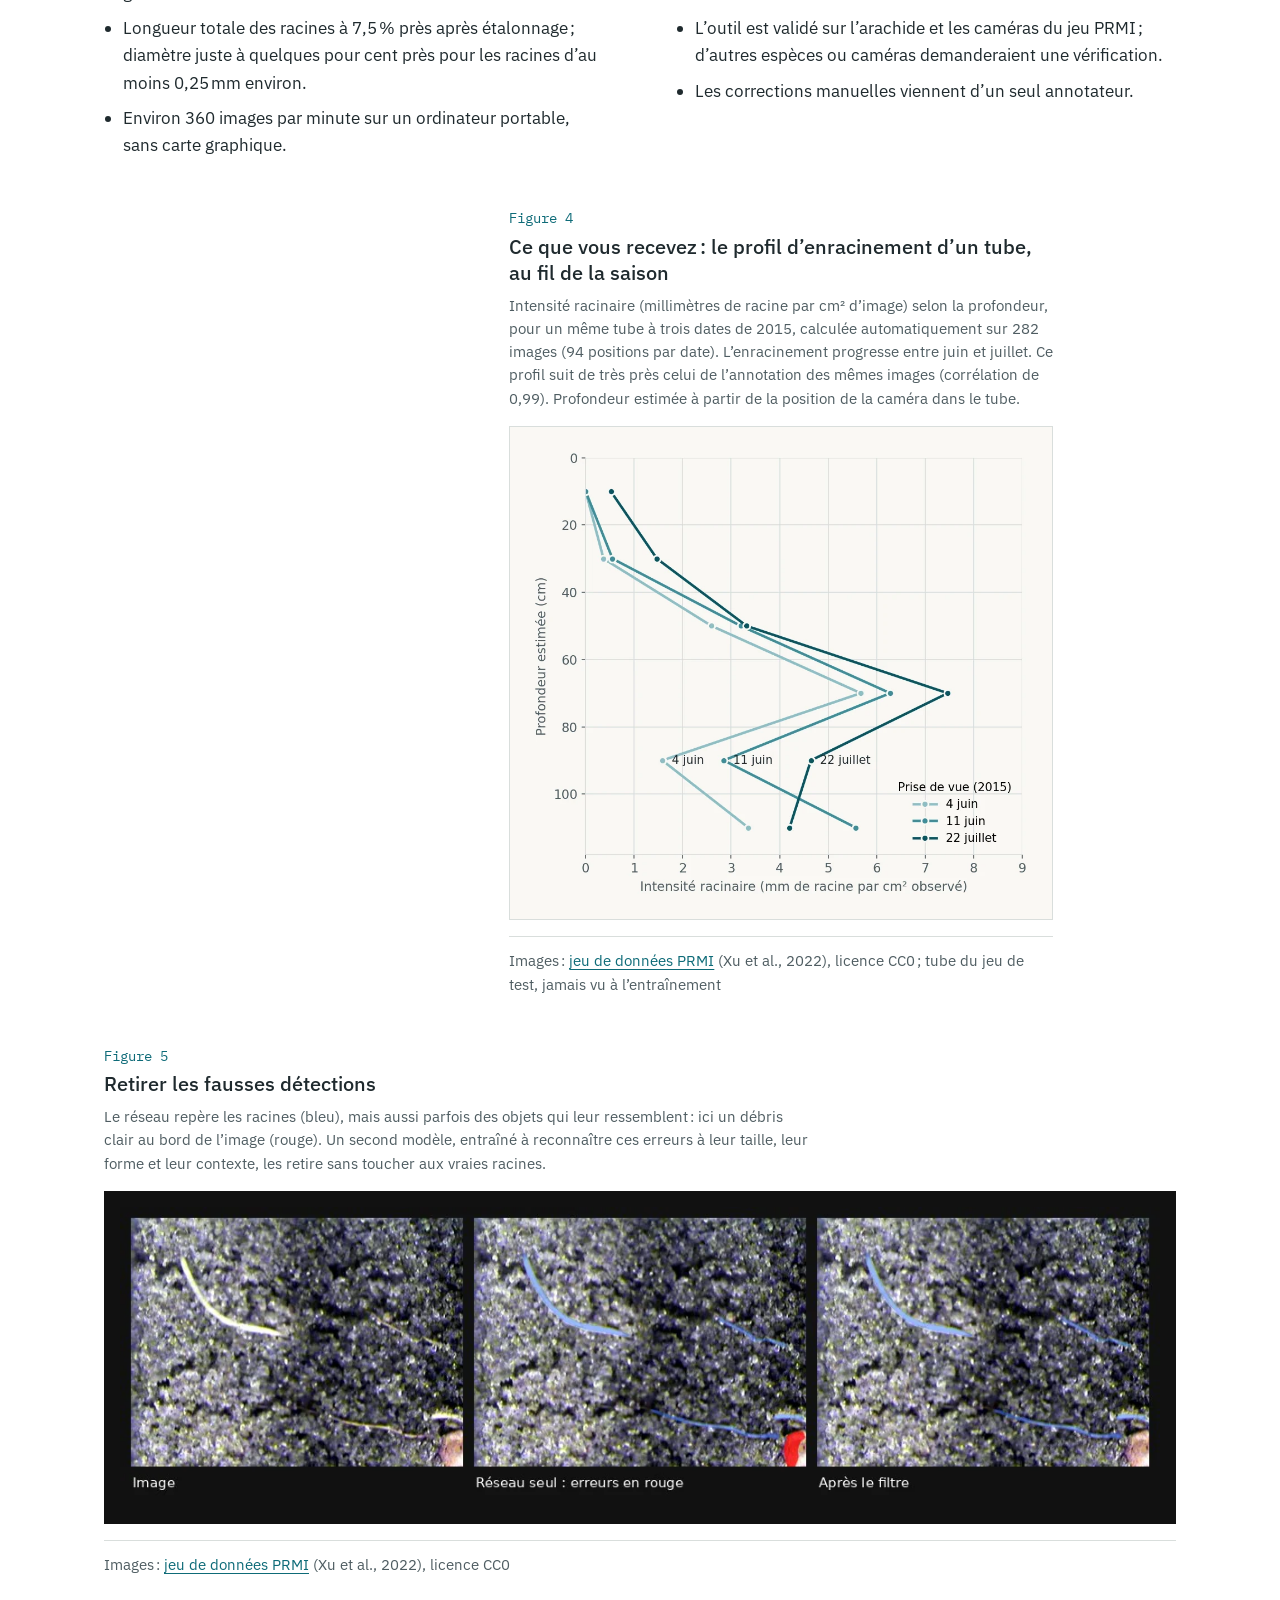
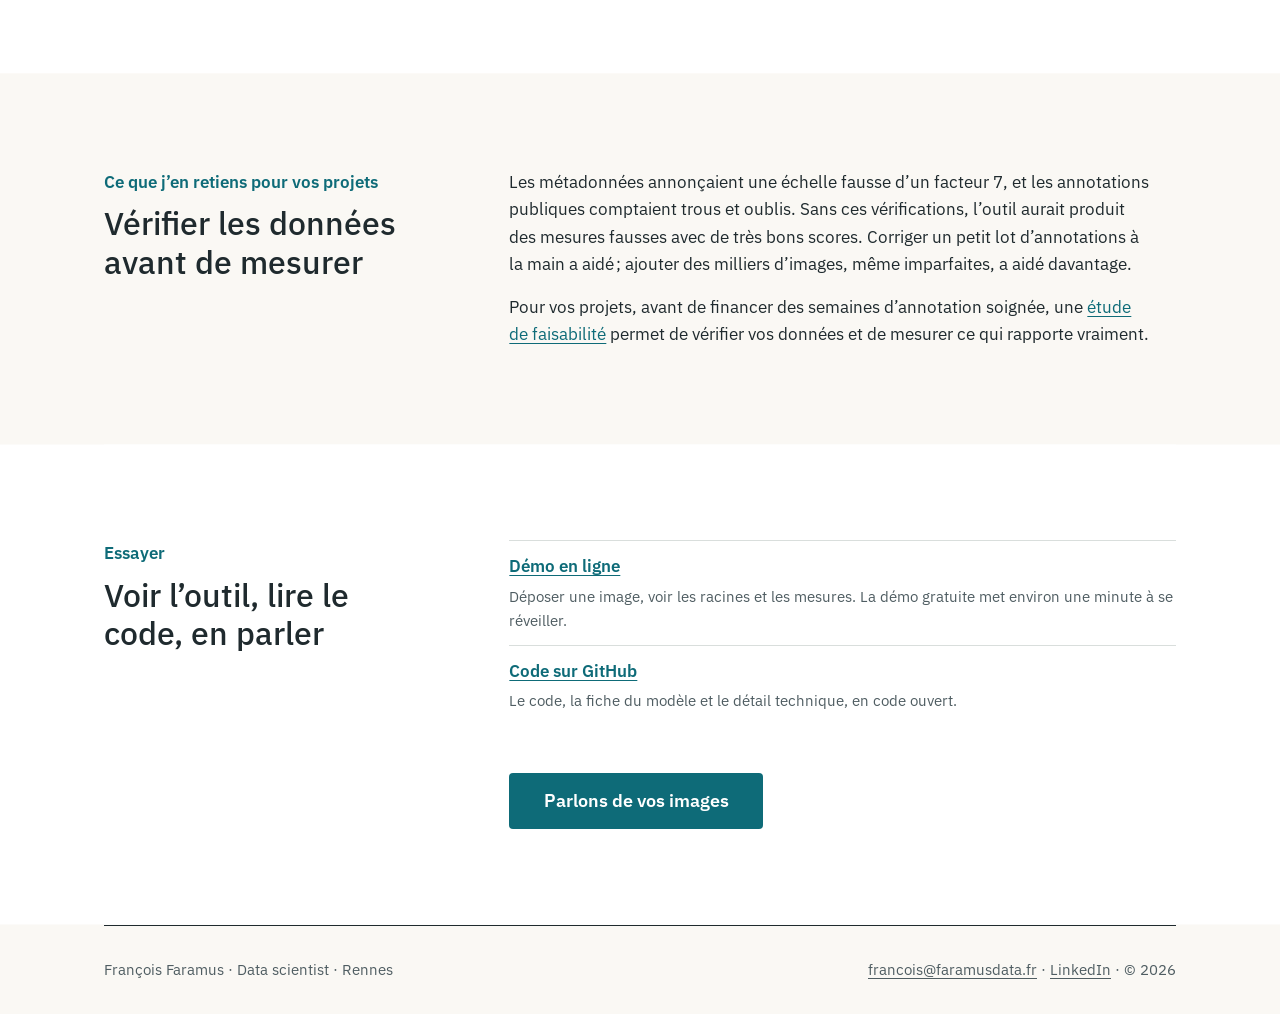
<file: projets/root-segmentator.html>
<!doctype html>
<html lang="fr">
<head>
  <meta charset="utf-8">
  <meta name="viewport" content="width=device-width, initial-scale=1">
  <title>Root Segmentator : mesurer les racines sur des images de minirhizotron | François Faramus</title>
  <meta name="description" content="Comment j’ai construit Root Segmentator, un outil qui mesure automatiquement les racines sur des images de minirhizotron : le problème, les annotations défectueuses, la méthode, les résultats et les limites.">
  <link rel="stylesheet" href="../assets/css/style.css">
  <script src="../assets/js/figure-exemples.js" defer></script>
</head>
<body>
  <a class="lien-evitement" href="#contenu">Aller au contenu</a>

  <div class="conteneur">
    <header class="entete">
      <a class="logo" href="../index.html">François Faramus<span class="logo-precision">Data scientist · Rennes</span></a>
      <nav class="navigation" aria-label="Navigation principale">
        <ul>
          <li><a href="../index.html#offres">Offres</a></li>
          <li><a href="../index.html#realisations">Réalisations</a></li>
          <li><a href="../index.html#methode">Méthode</a></li>
          <li><a href="../index.html#parcours">Parcours</a></li>
          <li><a href="../index.html#contact">Contact</a></li>
        </ul>
      </nav>
    </header>

    <main id="contenu">
      <header class="page-entete">
        <p class="section-etiquette">Projet personnel, code ouvert · Octobre à novembre 2026</p>
        <h1>Root Segmentator</h1>
        <p class="page-chapo">Mesurer automatiquement les racines en millimètres sur des images de minirhizotron&#8239;: longueur, diamètre et intensité racinaire, image par image, puis par tube, date et profondeur.</p>
        <dl class="chiffres-cles">
          <div><dt>Recouvrement médian entre racines détectées et racines annotées (Dice, de 0 à 1), sur des tubes jamais vus, y compris avec une autre caméra</dt><dd>0,74 à 0,79</dd></div>
          <div><dt>Écart sur la longueur totale des racines, après étalonnage</dt><dd>7,5&#8239;%</dd></div>
          <div><dt>Images analysées par minute sur un ordinateur portable, sans carte graphique</dt><dd>360</dd></div>
        </dl>
        <p class="page-liens"><a href="https://rootseg.streamlit.app">Démo en ligne</a> · <a href="https://github.com/ffaramus/rootseg">Code sur GitHub</a></p>
      </header>

      <section class="vitrine bande" aria-labelledby="figure-titre">
        <figure class="figure">
          <figcaption>
            <p class="figure-numero">Figure 1</p>
            <p class="figure-titre" id="figure-titre">Root Segmentator&#8239;: des images de minirhizotron aux mesures de racines</p>
            <p class="figure-description">Un minirhizotron est un tube transparent enfoncé dans le sol&#8239;: une caméra y photographie les racines contre la paroi (cercle). Pour chaque image, Root Segmentator repère les racines, puis mesure leur longueur, leur diamètre moyen et l’intensité racinaire, c’est-à-dire la longueur de racines par cm² d’image. Exemples tirés d’images de test, jamais vues pendant l’entraînement.</p>
          </figcaption>
          <svg class="figure-schema" viewBox="130 0 380 320" role="img" aria-labelledby="schema-titre">
            <title id="schema-titre">Schéma d’un minirhizotron&#8239;: un plant d’arachide, ses racines, et un tube transparent enfoncé en biais dans le sol, avec une caméra à l’intérieur. Un cercle marque la fenêtre d’observation, d’où part un trait vers la première image.</title>
                <path class="trait" d="M10 110 C90 107 170 113 250 110 S410 107 590 111"/>
                <g class="grains"><circle cx="153.3" cy="224.5" r="1"/><circle cx="370.4" cy="132.6" r="1"/><circle cx="27.4" cy="280.8" r="1"/><circle cx="165.2" cy="165" r="1"/><circle cx="577.6" cy="210.3" r="1"/><circle cx="488.4" cy="211.5" r="1"/><circle cx="375.5" cy="286.7" r="1"/><circle cx="313" cy="262.3" r="1"/><circle cx="444.6" cy="233.5" r="1"/><circle cx="188.7" cy="126" r="1"/><circle cx="422.5" cy="288.7" r="1"/><circle cx="241.2" cy="273.8" r="1"/><circle cx="269" cy="299.6" r="1"/><circle cx="512.2" cy="138.7" r="1"/><circle cx="96.1" cy="161.7" r="1"/><circle cx="370.9" cy="177.8" r="1"/><circle cx="304.1" cy="194.1" r="1"/><circle cx="216.5" cy="232.3" r="1"/><circle cx="347.2" cy="293.6" r="1"/><circle cx="499.6" cy="310.3" r="1"/><circle cx="395.9" cy="151.3" r="1"/><circle cx="526.6" cy="229.3" r="1"/><circle cx="69.6" cy="273.7" r="1"/><circle cx="249.9" cy="148.9" r="1"/><circle cx="184.6" cy="267.6" r="1"/><circle cx="422.3" cy="183.5" r="1"/><circle cx="303" cy="311.7" r="1"/><circle cx="130.5" cy="198.3" r="1"/><circle cx="195.7" cy="304.1" r="1"/><circle cx="522.1" cy="192.5" r="1"/><circle cx="277.8" cy="219.9" r="1"/><circle cx="380.6" cy="234.4" r="1"/><circle cx="333.2" cy="239.1" r="1"/><circle cx="327.1" cy="122.2" r="1"/><circle cx="31.2" cy="238.2" r="1"/><circle cx="371.3" cy="209.5" r="1"/><circle cx="415.9" cy="261.7" r="1"/><circle cx="32.4" cy="131.6" r="1"/><circle cx="398.6" cy="305" r="1"/><circle cx="223.8" cy="180" r="1"/><circle cx="188.2" cy="192.4" r="1"/><circle cx="452.5" cy="125.2" r="1"/><circle cx="193.6" cy="162.7" r="1"/><circle cx="470.1" cy="165.8" r="1"/><circle cx="146" cy="143.2" r="1"/><circle cx="471.8" cy="281" r="1"/></g>
                <path class="trait" d="M250 110 C240 100 214 90 180 86"/>
                <path class="trait fin" d="M227.5 97 L208.8 104"/>
                <ellipse class="trait" cx="218.8" cy="106.7" rx="5.6" ry="2.9" transform="rotate(-262.4 218.8 106.7)"/>
                <ellipse class="trait" cx="214.6" cy="95.4" rx="5.6" ry="2.9" transform="rotate(-138.4 214.6 95.4)"/>
                <ellipse class="trait" cx="209.5" cy="110.2" rx="5.6" ry="2.9" transform="rotate(-262.4 209.5 110.2)"/>
                <ellipse class="trait" cx="205.3" cy="98.9" rx="5.6" ry="2.9" transform="rotate(-138.4 205.3 98.9)"/>
                <path class="trait fin" d="M203.9 90 L192.4 73.6"/>
                <ellipse class="trait" cx="192.4" cy="84" rx="5.6" ry="2.9" transform="rotate(-187 192.4 84)"/>
                <ellipse class="trait" cx="202.2" cy="77.2" rx="5.6" ry="2.9" transform="rotate(-63 202.2 77.2)"/>
                <ellipse class="trait" cx="186.6" cy="75.9" rx="5.6" ry="2.9" transform="rotate(-187 186.6 75.9)"/>
                <ellipse class="trait" cx="196.5" cy="69" rx="5.6" ry="2.9" transform="rotate(-63 196.5 69)"/>
                <path class="trait fin" d="M180 86 L160.2 83.5"/>
                <ellipse class="trait" cx="167.9" cy="90.5" rx="5.6" ry="2.9" transform="rotate(-234.9 167.9 90.5)"/>
                <ellipse class="trait" cx="169.3" cy="78.6" rx="5.6" ry="2.9" transform="rotate(-110.9 169.3 78.6)"/>
                <ellipse class="trait" cx="157.9" cy="89.3" rx="5.6" ry="2.9" transform="rotate(-234.9 157.9 89.3)"/>
                <ellipse class="trait" cx="159.4" cy="77.4" rx="5.6" ry="2.9" transform="rotate(-110.9 159.4 77.4)"/>
                <path class="trait" d="M250 110 C238 88 222 66 204 54"/>
                <path class="trait fin" d="M231.6 81.2 L211.9 77.4"/>
                <ellipse class="trait" cx="219.1" cy="84.9" rx="5.6" ry="2.9" transform="rotate(-230.9 219.1 84.9)"/>
                <ellipse class="trait" cx="221.4" cy="73.1" rx="5.6" ry="2.9" transform="rotate(-106.9 221.4 73.1)"/>
                <ellipse class="trait" cx="209.3" cy="83" rx="5.6" ry="2.9" transform="rotate(-230.9 209.3 83)"/>
                <ellipse class="trait" cx="211.6" cy="71.2" rx="5.6" ry="2.9" transform="rotate(-106.9 211.6 71.2)"/>
                <path class="trait fin" d="M217.1 64.7 L215.9 44.8"/>
                <ellipse class="trait" cx="210.4" cy="53.6" rx="5.6" ry="2.9" transform="rotate(-155.3 210.4 53.6)"/>
                <ellipse class="trait" cx="222.4" cy="52.9" rx="5.6" ry="2.9" transform="rotate(-31.3 222.4 52.9)"/>
                <ellipse class="trait" cx="209.8" cy="43.6" rx="5.6" ry="2.9" transform="rotate(-155.3 209.8 43.6)"/>
                <ellipse class="trait" cx="221.8" cy="42.9" rx="5.6" ry="2.9" transform="rotate(-31.3 221.8 42.9)"/>
                <path class="trait fin" d="M204 54 L187.5 42.7"/>
                <ellipse class="trait" cx="191.1" cy="52.4" rx="5.6" ry="2.9" transform="rotate(-207.6 191.1 52.4)"/>
                <ellipse class="trait" cx="197.9" cy="42.5" rx="5.6" ry="2.9" transform="rotate(-83.6 197.9 42.5)"/>
                <ellipse class="trait" cx="182.9" cy="46.8" rx="5.6" ry="2.9" transform="rotate(-207.6 182.9 46.8)"/>
                <ellipse class="trait" cx="189.7" cy="36.9" rx="5.6" ry="2.9" transform="rotate(-83.6 189.7 36.9)"/>
                <path class="trait" d="M250 110 C248 84 246 60 240 42"/>
                <path class="trait fin" d="M246.9 76.5 L231.9 63.3"/>
                <ellipse class="trait" cx="234.3" cy="73.4" rx="5.6" ry="2.9" transform="rotate(-200.7 234.3 73.4)"/>
                <ellipse class="trait" cx="242.3" cy="64.4" rx="5.6" ry="2.9" transform="rotate(-76.7 242.3 64.4)"/>
                <ellipse class="trait" cx="226.8" cy="66.8" rx="5.6" ry="2.9" transform="rotate(-200.7 226.8 66.8)"/>
                <ellipse class="trait" cx="234.7" cy="57.8" rx="5.6" ry="2.9" transform="rotate(-76.7 234.7 57.8)"/>
                <path class="trait fin" d="M243.8 56.6 L254 39.4"/>
                <ellipse class="trait" cx="244.5" cy="43.6" rx="5.6" ry="2.9" transform="rotate(-121.3 244.5 43.6)"/>
                <ellipse class="trait" cx="254.8" cy="49.7" rx="5.6" ry="2.9" transform="rotate(2.7 254.8 49.7)"/>
                <ellipse class="trait" cx="249.6" cy="35" rx="5.6" ry="2.9" transform="rotate(-121.3 249.6 35)"/>
                <ellipse class="trait" cx="260" cy="41.1" rx="5.6" ry="2.9" transform="rotate(2.7 260 41.1)"/>
                <path class="trait fin" d="M240 42 L233.8 23"/>
                <ellipse class="trait" cx="230.8" cy="32.9" rx="5.6" ry="2.9" transform="rotate(-169.9 230.8 32.9)"/>
                <ellipse class="trait" cx="242.2" cy="29.2" rx="5.6" ry="2.9" transform="rotate(-45.9 242.2 29.2)"/>
                <ellipse class="trait" cx="227.7" cy="23.4" rx="5.6" ry="2.9" transform="rotate(-169.9 227.7 23.4)"/>
                <ellipse class="trait" cx="239.1" cy="19.7" rx="5.6" ry="2.9" transform="rotate(-45.9 239.1 19.7)"/>
                <path class="trait" d="M250 110 C256 84 266 60 282 46"/>
                <path class="trait fin" d="M260.7 76.8 L254.3 57.9"/>
                <ellipse class="trait" cx="251.4" cy="67.9" rx="5.6" ry="2.9" transform="rotate(-170.6 251.4 67.9)"/>
                <ellipse class="trait" cx="262.7" cy="64" rx="5.6" ry="2.9" transform="rotate(-46.6 262.7 64)"/>
                <ellipse class="trait" cx="248.2" cy="58.4" rx="5.6" ry="2.9" transform="rotate(-170.6 248.2 58.4)"/>
                <ellipse class="trait" cx="259.6" cy="54.6" rx="5.6" ry="2.9" transform="rotate(-46.6 259.6 54.6)"/>
                <path class="trait fin" d="M271.1 58.2 L290.6 53.6"/>
                <ellipse class="trait" cx="280.9" cy="49.8" rx="5.6" ry="2.9" transform="rotate(-75.3 280.9 49.8)"/>
                <ellipse class="trait" cx="283.7" cy="61.4" rx="5.6" ry="2.9" transform="rotate(48.7 283.7 61.4)"/>
                <ellipse class="trait" cx="290.6" cy="47.5" rx="5.6" ry="2.9" transform="rotate(-75.3 290.6 47.5)"/>
                <ellipse class="trait" cx="293.4" cy="59.1" rx="5.6" ry="2.9" transform="rotate(48.7 293.4 59.1)"/>
                <path class="trait fin" d="M282 46 L296.8 32.6"/>
                <ellipse class="trait" cx="286.5" cy="33.8" rx="5.6" ry="2.9" transform="rotate(-104.1 286.5 33.8)"/>
                <ellipse class="trait" cx="294.6" cy="42.7" rx="5.6" ry="2.9" transform="rotate(19.9 294.6 42.7)"/>
                <ellipse class="trait" cx="293.9" cy="27.1" rx="5.6" ry="2.9" transform="rotate(-104.1 293.9 27.1)"/>
                <ellipse class="trait" cx="302" cy="36" rx="5.6" ry="2.9" transform="rotate(19.9 302 36)"/>
                <path class="trait" d="M250 110 C262 100 288 88 322 84"/>
                <path class="trait fin" d="M274.2 96.2 L282.6 78"/>
                <ellipse class="trait" cx="273.5" cy="83.2" rx="5.6" ry="2.9" transform="rotate(-127.1 273.5 83.2)"/>
                <ellipse class="trait" cx="284.4" cy="88.3" rx="5.6" ry="2.9" transform="rotate(-3.1 284.4 88.3)"/>
                <ellipse class="trait" cx="277.8" cy="74.2" rx="5.6" ry="2.9" transform="rotate(-127.1 277.8 74.2)"/>
                <ellipse class="trait" cx="288.6" cy="79.2" rx="5.6" ry="2.9" transform="rotate(-3.1 288.6 79.2)"/>
                <path class="trait fin" d="M298.1 88.3 L315.8 97.6"/>
                <ellipse class="trait" cx="311.1" cy="88.4" rx="5.6" ry="2.9" transform="rotate(-34.4 311.1 88.4)"/>
                <ellipse class="trait" cx="305.5" cy="99" rx="5.6" ry="2.9" transform="rotate(89.6 305.5 99)"/>
                <ellipse class="trait" cx="319.9" cy="93" rx="5.6" ry="2.9" transform="rotate(-34.4 319.9 93)"/>
                <ellipse class="trait" cx="314.4" cy="103.6" rx="5.6" ry="2.9" transform="rotate(89.6 314.4 103.6)"/>
                <path class="trait fin" d="M322 84 L341.8 81.5"/>
                <ellipse class="trait" cx="332.7" cy="76.6" rx="5.6" ry="2.9" transform="rotate(-69.2 332.7 76.6)"/>
                <ellipse class="trait" cx="334.2" cy="88.5" rx="5.6" ry="2.9" transform="rotate(54.8 334.2 88.5)"/>
                <ellipse class="trait" cx="342.6" cy="75.4" rx="5.6" ry="2.9" transform="rotate(-69.2 342.6 75.4)"/>
                <ellipse class="trait" cx="344.1" cy="87.3" rx="5.6" ry="2.9" transform="rotate(54.8 344.1 87.3)"/>
                <path class="trait fin" d="M243 104 C239 112 236 120 233 127"/>
                <path class="trait" d="M-9 0 C-9 -4.5 -3 -5 -1 -3 C0 -2.4 1 -2.4 2 -3 C4 -5 9 -4.5 9 0 C9 4.5 4 5 2 3 C1 2.4 0 2.4 -1 3 C-3 5 -9 4.5 -9 0 Z" transform="translate(231 131) rotate(25) scale(0.8)"/>
                <path class="trait fin" d="M257 104 C262 112 266 120 268 127"/>
                <path class="trait" d="M-9 0 C-9 -4.5 -3 -5 -1 -3 C0 -2.4 1 -2.4 2 -3 C4 -5 9 -4.5 9 0 C9 4.5 4 5 2 3 C1 2.4 0 2.4 -1 3 C-3 5 -9 4.5 -9 0 Z" transform="translate(270 131) rotate(-20) scale(0.8)"/>
                <path class="trait racine" d="M250 110 C251 140 246 175 252 210 C257 245 250 280 254 320"/>
                <path class="trait racine" d="M251 128 C236 136 222 140 206 152 C194 161 186 172 176 178"/>
                <path class="trait racine" d="M206 152 C202 162 200 172 200 186"/>
                <path class="trait racine" d="M251 134 C266 142 282 144 296 152 C308 159 318 163 332 164"/>
                <path class="trait racine" d="M249 166 C232 173 216 187 206 205 C200 216 190 226 178 232"/>
                <path class="trait racine" d="M250 170 C268 167 292 167 311 172 C324 175 334 182 344 192"/>
                <path class="trait racine" d="M252 214 C236 226 222 244 214 268 C210 282 206 296 200 312"/>
                <path class="trait racine" d="M214 268 C224 276 232 286 236 300"/>
                <path class="trait racine" d="M253 222 C270 232 290 246 302 266 C310 280 318 292 330 306"/>
                <path class="trait" d="M394.3 64.3 L184.3 274.3 A8 8 0 0 0 195.7 285.7 L405.7 75.7"/>
                <path class="trait" d="M393.6 63.6 L396.5 60.8 L409.2 73.5 L406.4 76.4 Z"/>
                <rect class="trait" x="-14" y="-5" width="28" height="10" rx="2" transform="translate(305 165) rotate(135)"/>
                <path class="trait" d="M-2 5 L4 5" transform="translate(305 165) rotate(135)" stroke-width="2.5"/>
                <path class="trait fin" d="M314.9 155.1 L402.8 67.2 C410.8 57.2 418 50 436 48"/>
                <g class="repere"><circle class="trait" cx="311" cy="171" r="15" stroke-dasharray="3 3"/><path class="trait" d="M311 186 L311 320"/></g>
          </svg>
          <div class="figure-cadre">
            <div class="panneaux">
                  <div class="panneau">
                    <p class="panneau-titre">Image brute</p>
                    <img data-panneau="brute" src="../assets/img/racines/denses-brute.webp" width="736" height="552" alt="Image brute de minirhizotron&#8239;: plusieurs racines d’arachide, dont une grosse racine verticale.">
                  </div>
                  <div class="panneau">
                    <p class="panneau-titre">Image corrigée et racines détectées</p>
                    <img data-panneau="detectees" src="../assets/img/racines/denses-detectees.webp" width="736" height="552" alt="Même image, couleurs et éclairage corrigés&#8239;: les racines détectées sont colorées en bleu.">
                  </div>
                  <div class="panneau">
                    <p class="panneau-titre">Mesures</p>
                    <img data-panneau="mesures" src="../assets/img/racines/denses-mesures.webp" width="736" height="552" alt="Même image assombrie&#8239;: la ligne centrale blanche de chaque racine sert à mesurer la longueur.">
                  </div>
            </div>
            <dl class="figure-mesures">
              <div><dt>Longueur</dt><dd data-mesure="longueur">67,1 mm</dd></div>
              <div><dt>Diamètre moyen</dt><dd data-mesure="diametre">0,34 mm</dd></div>
              <div><dt>Intensité racinaire</dt><dd data-mesure="intensite">27,6 mm/cm²</dd></div>
            </dl>
          </div>
          <div class="figure-commandes" hidden>
            <div class="exemples" role="group" aria-label="Choisir un exemple">
                <button type="button" class="exemple" data-cle="denses" data-largeur="736" data-hauteur="552" aria-pressed="true" data-brute="Image brute de minirhizotron&#8239;: plusieurs racines d’arachide, dont une grosse racine verticale." data-detectees="Même image, couleurs et éclairage corrigés&#8239;: les racines détectées sont colorées en bleu." data-mesures="Même image assombrie&#8239;: la ligne centrale blanche de chaque racine sert à mesurer la longueur." data-longueur="67,1 mm" data-diametre="0,34 mm" data-intensite="27,6 mm/cm²">Racines denses</button>
                <button type="button" class="exemple" data-cle="fines" data-largeur="736" data-hauteur="552" aria-pressed="false" data-brute="Image brute de minirhizotron&#8239;: quelques racines fines, peu contrastées." data-detectees="Même image, couleurs et éclairage corrigés&#8239;: les racines détectées sont colorées en bleu." data-mesures="Même image assombrie&#8239;: la ligne centrale blanche de chaque racine sert à mesurer la longueur." data-longueur="31,5 mm" data-diametre="0,21 mm" data-intensite="12,9 mm/cm²">Racines fines</button>
                <button type="button" class="exemple" data-cle="sombre" data-largeur="736" data-hauteur="552" aria-pressed="false" data-brute="Image brute de minirhizotron&#8239;: image sombre traversée par quelques racines." data-detectees="Même image, couleurs et éclairage corrigés&#8239;: les racines détectées sont colorées en bleu." data-mesures="Même image assombrie&#8239;: la ligne centrale blanche de chaque racine sert à mesurer la longueur." data-longueur="48,7 mm" data-diametre="0,25 mm" data-intensite="20,0 mm/cm²">Image sombre</button>
                <button type="button" class="exemple" data-cle="orangee" data-largeur="736" data-hauteur="552" aria-pressed="false" data-brute="Image brute de minirhizotron&#8239;: sol aux tons orangés, traversé par plusieurs racines brunes." data-detectees="Même image, couleurs et éclairage corrigés&#8239;: les racines détectées sont colorées en bleu." data-mesures="Même image assombrie&#8239;: la ligne centrale blanche de chaque racine sert à mesurer la longueur." data-longueur="54,9 mm" data-diametre="0,30 mm" data-intensite="22,6 mm/cm²">Image orangée</button>
                <button type="button" class="exemple" data-cle="sans-racine" data-largeur="736" data-hauteur="552" aria-pressed="false" data-brute="Image brute de minirhizotron&#8239;: sol sans racine." data-detectees="Même image, couleurs et éclairage corrigés&#8239;: aucune racine détectée." data-mesures="Même image assombrie&#8239;: aucune racine à mesurer." data-longueur="0,0 mm" data-diametre="aucune racine" data-intensite="0,0 mm/cm²">Sans racine</button>
            </div>
            <button class="figure-lecture" type="button">Mettre en pause</button>
          </div>
          <p class="figure-source">
            <span>Images&#8239;: <a href="https://datadryad.org/dataset/doi:10.5061/dryad.2v6wwpzp4">jeu de données PRMI</a> (Xu et al., 2022), licence CC0</span>
            <span class="figure-liens"><a href="https://rootseg.streamlit.app">Essayer la démo</a> · <a href="https://github.com/ffaramus/rootseg">Code sur GitHub</a></span>
          </p>
        </figure>
      </section>

      <section class="section" aria-labelledby="probleme-titre">
        <header class="section-entete">
          <div class="section-titre">
            <p class="section-etiquette">Le problème</p>
            <h2 id="probleme-titre">Des milliers d’images, mesurées à la main</h2>
          </div>
        </header>
        <div class="etude-colonnes">
          <div class="etude-texte">
            <p>Un minirhizotron est un tube transparent enfoncé en biais dans le sol, près des plantes. Une caméra descend dans le tube et photographie les racines qui poussent contre la paroi, position après position, date après date.</p>
            <p>On suit ainsi l’enracinement sans arracher les plantes. Mais une saison produit des milliers d’images, et mesurer chaque racine à la main prend des semaines.</p>
            <p>J’ai travaillé sur le jeu de données public PRMI (arachide), sous licence CC0.</p>
          </div>
          <figure class="schema">
            <svg class="schema-dessin" viewBox="130 0 380 320" role="img" aria-labelledby="schema1-titre">
              <title id="schema1-titre">Schéma d’un minirhizotron : plant d’arachide, racines, tube transparent enfoncé en biais dans le sol, caméra dans le tube et fenêtre d’observation entourée.</title>
              <path class="trait" d="M10 110 C90 107 170 113 250 110 S410 107 590 111"/>
              <g class="grains"><circle cx="153.3" cy="224.5" r="1"/><circle cx="370.4" cy="132.6" r="1"/><circle cx="27.4" cy="280.8" r="1"/><circle cx="165.2" cy="165" r="1"/><circle cx="577.6" cy="210.3" r="1"/><circle cx="488.4" cy="211.5" r="1"/><circle cx="375.5" cy="286.7" r="1"/><circle cx="313" cy="262.3" r="1"/><circle cx="444.6" cy="233.5" r="1"/><circle cx="188.7" cy="126" r="1"/><circle cx="422.5" cy="288.7" r="1"/><circle cx="241.2" cy="273.8" r="1"/><circle cx="269" cy="299.6" r="1"/><circle cx="512.2" cy="138.7" r="1"/><circle cx="96.1" cy="161.7" r="1"/><circle cx="370.9" cy="177.8" r="1"/><circle cx="304.1" cy="194.1" r="1"/><circle cx="216.5" cy="232.3" r="1"/><circle cx="347.2" cy="293.6" r="1"/><circle cx="499.6" cy="310.3" r="1"/><circle cx="395.9" cy="151.3" r="1"/><circle cx="526.6" cy="229.3" r="1"/><circle cx="69.6" cy="273.7" r="1"/><circle cx="249.9" cy="148.9" r="1"/><circle cx="184.6" cy="267.6" r="1"/><circle cx="422.3" cy="183.5" r="1"/><circle cx="303" cy="311.7" r="1"/><circle cx="130.5" cy="198.3" r="1"/><circle cx="195.7" cy="304.1" r="1"/><circle cx="522.1" cy="192.5" r="1"/><circle cx="277.8" cy="219.9" r="1"/><circle cx="380.6" cy="234.4" r="1"/><circle cx="333.2" cy="239.1" r="1"/><circle cx="327.1" cy="122.2" r="1"/><circle cx="31.2" cy="238.2" r="1"/><circle cx="371.3" cy="209.5" r="1"/><circle cx="415.9" cy="261.7" r="1"/><circle cx="32.4" cy="131.6" r="1"/><circle cx="398.6" cy="305" r="1"/><circle cx="223.8" cy="180" r="1"/><circle cx="188.2" cy="192.4" r="1"/><circle cx="452.5" cy="125.2" r="1"/><circle cx="193.6" cy="162.7" r="1"/><circle cx="470.1" cy="165.8" r="1"/><circle cx="146" cy="143.2" r="1"/><circle cx="471.8" cy="281" r="1"/></g>
              <path class="trait" d="M250 110 C240 100 214 90 180 86"/>
              <path class="trait fin" d="M227.5 97 L208.8 104"/>
              <ellipse class="trait" cx="218.8" cy="106.7" rx="5.6" ry="2.9" transform="rotate(-262.4 218.8 106.7)"/>
              <ellipse class="trait" cx="214.6" cy="95.4" rx="5.6" ry="2.9" transform="rotate(-138.4 214.6 95.4)"/>
              <ellipse class="trait" cx="209.5" cy="110.2" rx="5.6" ry="2.9" transform="rotate(-262.4 209.5 110.2)"/>
              <ellipse class="trait" cx="205.3" cy="98.9" rx="5.6" ry="2.9" transform="rotate(-138.4 205.3 98.9)"/>
              <path class="trait fin" d="M203.9 90 L192.4 73.6"/>
              <ellipse class="trait" cx="192.4" cy="84" rx="5.6" ry="2.9" transform="rotate(-187 192.4 84)"/>
              <ellipse class="trait" cx="202.2" cy="77.2" rx="5.6" ry="2.9" transform="rotate(-63 202.2 77.2)"/>
              <ellipse class="trait" cx="186.6" cy="75.9" rx="5.6" ry="2.9" transform="rotate(-187 186.6 75.9)"/>
              <ellipse class="trait" cx="196.5" cy="69" rx="5.6" ry="2.9" transform="rotate(-63 196.5 69)"/>
              <path class="trait fin" d="M180 86 L160.2 83.5"/>
              <ellipse class="trait" cx="167.9" cy="90.5" rx="5.6" ry="2.9" transform="rotate(-234.9 167.9 90.5)"/>
              <ellipse class="trait" cx="169.3" cy="78.6" rx="5.6" ry="2.9" transform="rotate(-110.9 169.3 78.6)"/>
              <ellipse class="trait" cx="157.9" cy="89.3" rx="5.6" ry="2.9" transform="rotate(-234.9 157.9 89.3)"/>
              <ellipse class="trait" cx="159.4" cy="77.4" rx="5.6" ry="2.9" transform="rotate(-110.9 159.4 77.4)"/>
              <path class="trait" d="M250 110 C238 88 222 66 204 54"/>
              <path class="trait fin" d="M231.6 81.2 L211.9 77.4"/>
              <ellipse class="trait" cx="219.1" cy="84.9" rx="5.6" ry="2.9" transform="rotate(-230.9 219.1 84.9)"/>
              <ellipse class="trait" cx="221.4" cy="73.1" rx="5.6" ry="2.9" transform="rotate(-106.9 221.4 73.1)"/>
              <ellipse class="trait" cx="209.3" cy="83" rx="5.6" ry="2.9" transform="rotate(-230.9 209.3 83)"/>
              <ellipse class="trait" cx="211.6" cy="71.2" rx="5.6" ry="2.9" transform="rotate(-106.9 211.6 71.2)"/>
              <path class="trait fin" d="M217.1 64.7 L215.9 44.8"/>
              <ellipse class="trait" cx="210.4" cy="53.6" rx="5.6" ry="2.9" transform="rotate(-155.3 210.4 53.6)"/>
              <ellipse class="trait" cx="222.4" cy="52.9" rx="5.6" ry="2.9" transform="rotate(-31.3 222.4 52.9)"/>
              <ellipse class="trait" cx="209.8" cy="43.6" rx="5.6" ry="2.9" transform="rotate(-155.3 209.8 43.6)"/>
              <ellipse class="trait" cx="221.8" cy="42.9" rx="5.6" ry="2.9" transform="rotate(-31.3 221.8 42.9)"/>
              <path class="trait fin" d="M204 54 L187.5 42.7"/>
              <ellipse class="trait" cx="191.1" cy="52.4" rx="5.6" ry="2.9" transform="rotate(-207.6 191.1 52.4)"/>
              <ellipse class="trait" cx="197.9" cy="42.5" rx="5.6" ry="2.9" transform="rotate(-83.6 197.9 42.5)"/>
              <ellipse class="trait" cx="182.9" cy="46.8" rx="5.6" ry="2.9" transform="rotate(-207.6 182.9 46.8)"/>
              <ellipse class="trait" cx="189.7" cy="36.9" rx="5.6" ry="2.9" transform="rotate(-83.6 189.7 36.9)"/>
              <path class="trait" d="M250 110 C248 84 246 60 240 42"/>
              <path class="trait fin" d="M246.9 76.5 L231.9 63.3"/>
              <ellipse class="trait" cx="234.3" cy="73.4" rx="5.6" ry="2.9" transform="rotate(-200.7 234.3 73.4)"/>
              <ellipse class="trait" cx="242.3" cy="64.4" rx="5.6" ry="2.9" transform="rotate(-76.7 242.3 64.4)"/>
              <ellipse class="trait" cx="226.8" cy="66.8" rx="5.6" ry="2.9" transform="rotate(-200.7 226.8 66.8)"/>
              <ellipse class="trait" cx="234.7" cy="57.8" rx="5.6" ry="2.9" transform="rotate(-76.7 234.7 57.8)"/>
              <path class="trait fin" d="M243.8 56.6 L254 39.4"/>
              <ellipse class="trait" cx="244.5" cy="43.6" rx="5.6" ry="2.9" transform="rotate(-121.3 244.5 43.6)"/>
              <ellipse class="trait" cx="254.8" cy="49.7" rx="5.6" ry="2.9" transform="rotate(2.7 254.8 49.7)"/>
              <ellipse class="trait" cx="249.6" cy="35" rx="5.6" ry="2.9" transform="rotate(-121.3 249.6 35)"/>
              <ellipse class="trait" cx="260" cy="41.1" rx="5.6" ry="2.9" transform="rotate(2.7 260 41.1)"/>
              <path class="trait fin" d="M240 42 L233.8 23"/>
              <ellipse class="trait" cx="230.8" cy="32.9" rx="5.6" ry="2.9" transform="rotate(-169.9 230.8 32.9)"/>
              <ellipse class="trait" cx="242.2" cy="29.2" rx="5.6" ry="2.9" transform="rotate(-45.9 242.2 29.2)"/>
              <ellipse class="trait" cx="227.7" cy="23.4" rx="5.6" ry="2.9" transform="rotate(-169.9 227.7 23.4)"/>
              <ellipse class="trait" cx="239.1" cy="19.7" rx="5.6" ry="2.9" transform="rotate(-45.9 239.1 19.7)"/>
              <path class="trait" d="M250 110 C256 84 266 60 282 46"/>
              <path class="trait fin" d="M260.7 76.8 L254.3 57.9"/>
              <ellipse class="trait" cx="251.4" cy="67.9" rx="5.6" ry="2.9" transform="rotate(-170.6 251.4 67.9)"/>
              <ellipse class="trait" cx="262.7" cy="64" rx="5.6" ry="2.9" transform="rotate(-46.6 262.7 64)"/>
              <ellipse class="trait" cx="248.2" cy="58.4" rx="5.6" ry="2.9" transform="rotate(-170.6 248.2 58.4)"/>
              <ellipse class="trait" cx="259.6" cy="54.6" rx="5.6" ry="2.9" transform="rotate(-46.6 259.6 54.6)"/>
              <path class="trait fin" d="M271.1 58.2 L290.6 53.6"/>
              <ellipse class="trait" cx="280.9" cy="49.8" rx="5.6" ry="2.9" transform="rotate(-75.3 280.9 49.8)"/>
              <ellipse class="trait" cx="283.7" cy="61.4" rx="5.6" ry="2.9" transform="rotate(48.7 283.7 61.4)"/>
              <ellipse class="trait" cx="290.6" cy="47.5" rx="5.6" ry="2.9" transform="rotate(-75.3 290.6 47.5)"/>
              <ellipse class="trait" cx="293.4" cy="59.1" rx="5.6" ry="2.9" transform="rotate(48.7 293.4 59.1)"/>
              <path class="trait fin" d="M282 46 L296.8 32.6"/>
              <ellipse class="trait" cx="286.5" cy="33.8" rx="5.6" ry="2.9" transform="rotate(-104.1 286.5 33.8)"/>
              <ellipse class="trait" cx="294.6" cy="42.7" rx="5.6" ry="2.9" transform="rotate(19.9 294.6 42.7)"/>
              <ellipse class="trait" cx="293.9" cy="27.1" rx="5.6" ry="2.9" transform="rotate(-104.1 293.9 27.1)"/>
              <ellipse class="trait" cx="302" cy="36" rx="5.6" ry="2.9" transform="rotate(19.9 302 36)"/>
              <path class="trait" d="M250 110 C262 100 288 88 322 84"/>
              <path class="trait fin" d="M274.2 96.2 L282.6 78"/>
              <ellipse class="trait" cx="273.5" cy="83.2" rx="5.6" ry="2.9" transform="rotate(-127.1 273.5 83.2)"/>
              <ellipse class="trait" cx="284.4" cy="88.3" rx="5.6" ry="2.9" transform="rotate(-3.1 284.4 88.3)"/>
              <ellipse class="trait" cx="277.8" cy="74.2" rx="5.6" ry="2.9" transform="rotate(-127.1 277.8 74.2)"/>
              <ellipse class="trait" cx="288.6" cy="79.2" rx="5.6" ry="2.9" transform="rotate(-3.1 288.6 79.2)"/>
              <path class="trait fin" d="M298.1 88.3 L315.8 97.6"/>
              <ellipse class="trait" cx="311.1" cy="88.4" rx="5.6" ry="2.9" transform="rotate(-34.4 311.1 88.4)"/>
              <ellipse class="trait" cx="305.5" cy="99" rx="5.6" ry="2.9" transform="rotate(89.6 305.5 99)"/>
              <ellipse class="trait" cx="319.9" cy="93" rx="5.6" ry="2.9" transform="rotate(-34.4 319.9 93)"/>
              <ellipse class="trait" cx="314.4" cy="103.6" rx="5.6" ry="2.9" transform="rotate(89.6 314.4 103.6)"/>
              <path class="trait fin" d="M322 84 L341.8 81.5"/>
              <ellipse class="trait" cx="332.7" cy="76.6" rx="5.6" ry="2.9" transform="rotate(-69.2 332.7 76.6)"/>
              <ellipse class="trait" cx="334.2" cy="88.5" rx="5.6" ry="2.9" transform="rotate(54.8 334.2 88.5)"/>
              <ellipse class="trait" cx="342.6" cy="75.4" rx="5.6" ry="2.9" transform="rotate(-69.2 342.6 75.4)"/>
              <ellipse class="trait" cx="344.1" cy="87.3" rx="5.6" ry="2.9" transform="rotate(54.8 344.1 87.3)"/>
              <path class="trait fin" d="M243 104 C239 112 236 120 233 127"/>
              <path class="trait" d="M-9 0 C-9 -4.5 -3 -5 -1 -3 C0 -2.4 1 -2.4 2 -3 C4 -5 9 -4.5 9 0 C9 4.5 4 5 2 3 C1 2.4 0 2.4 -1 3 C-3 5 -9 4.5 -9 0 Z" transform="translate(231 131) rotate(25) scale(0.8)"/>
              <path class="trait fin" d="M257 104 C262 112 266 120 268 127"/>
              <path class="trait" d="M-9 0 C-9 -4.5 -3 -5 -1 -3 C0 -2.4 1 -2.4 2 -3 C4 -5 9 -4.5 9 0 C9 4.5 4 5 2 3 C1 2.4 0 2.4 -1 3 C-3 5 -9 4.5 -9 0 Z" transform="translate(270 131) rotate(-20) scale(0.8)"/>
              <path class="trait racine" d="M250 110 C251 140 246 175 252 210 C257 245 250 280 254 320"/>
              <path class="trait racine" d="M251 128 C236 136 222 140 206 152 C194 161 186 172 176 178"/>
              <path class="trait racine" d="M206 152 C202 162 200 172 200 186"/>
              <path class="trait racine" d="M251 134 C266 142 282 144 296 152 C308 159 318 163 332 164"/>
              <path class="trait racine" d="M249 166 C232 173 216 187 206 205 C200 216 190 226 178 232"/>
              <path class="trait racine" d="M250 170 C268 167 292 167 311 172 C324 175 334 182 344 192"/>
              <path class="trait racine" d="M252 214 C236 226 222 244 214 268 C210 282 206 296 200 312"/>
              <path class="trait racine" d="M214 268 C224 276 232 286 236 300"/>
              <path class="trait racine" d="M253 222 C270 232 290 246 302 266 C310 280 318 292 330 306"/>
              <path class="trait" d="M394.3 64.3 L184.3 274.3 A8 8 0 0 0 195.7 285.7 L405.7 75.7"/>
              <path class="trait" d="M393.6 63.6 L396.5 60.8 L409.2 73.5 L406.4 76.4 Z"/>
              <rect class="trait" x="-14" y="-5" width="28" height="10" rx="2" transform="translate(305 165) rotate(135)"/>
              <path class="trait" d="M-2 5 L4 5" transform="translate(305 165) rotate(135)" stroke-width="2.5"/>
              <path class="trait fin" d="M314.9 155.1 L402.8 67.2 C410.8 57.2 418 50 436 48"/>
              <g class="repere"><circle class="trait" cx="311" cy="171" r="15" stroke-dasharray="3 3"/></g>
              <g class="marque"><circle cx="372" cy="92" r="9"/><text x="372" y="92">1</text></g><g class="marque"><circle cx="288" cy="150" r="9"/><text x="288" y="150">2</text></g><g class="marque"><circle cx="334" cy="186" r="9"/><text x="334" y="186">3</text></g><g class="marque"><circle cx="196" cy="214" r="9"/><text x="196" y="214">4</text></g>
            </svg>
            <figcaption>
              <p class="schema-numero">Schéma 1 · Le principe du minirhizotron</p>
              <ol class="schema-legende">
                <li>Tube transparent, enfoncé en biais dans le sol.</li>
                <li>Caméra, descendue dans le tube.</li>
                <li>Fenêtre d’observation&#8239;: ce que voit une image.</li>
                <li>Racines qui poussent contre la paroi.</li>
              </ol>
            </figcaption>
          </figure>
        </div>
      </section>

      <section class="section bande" aria-labelledby="donnees-titre">
        <header class="section-entete">
          <div class="section-titre">
            <p class="section-etiquette">Les données</p>
            <h2 id="donnees-titre">Des images difficiles, des annotations imparfaites</h2>
          </div>
        </header>
        <div class="etude-texte">
          <p>Les images d’un minirhizotron sont prises dans le sol, à travers un tube, sur des semaines. Leur qualité varie beaucoup&#8239;: séances entières à dominante orange ou en gris, éclairage inégal, gouttes d’eau sur la paroi, images surexposées. Plus de quatre images sur dix ne contiennent aucune racine, et certaines racines sont si fines ou si peu contrastées que l’annotateur lui-même hésite.</p>
        </div>
        <figure class="figure-simple " aria-labelledby="fig2-titre">
          <figcaption>
            <p class="figure-numero">Figure 2</p>
            <p class="figure-titre" id="fig2-titre">Des images très variées, et souvent difficiles</p>
            <p class="figure-description">Huit images du jeu, telles que prises dans le tube. Plus de quatre images sur dix ne contiennent aucune racine&#8239;; ailleurs se côtoient grosses racines et radicelles, et certaines racines sont à peine visibles, même pour l’annotateur. La couleur et l’éclairage changent d’une séance à l’autre, et l’autre caméra laisse des bords inutilisables.</p>
          </figcaption>
          <div class="figure-cadre"><img src="../assets/img/racines/diversite.webp" width="1532" height="656" loading="lazy" alt="Huit images de minirhizotron d’arachide&#8239;: sans racine, grosse racine et radicelles, racines à peine visibles, séance à dominante orange, séance en niveaux de gris, image surexposée, gouttes d’eau sur la paroi, autre caméra aux bords sombres."></div>
          <p class="figure-source"><span>Images&#8239;: <a href="https://datadryad.org/dataset/doi:10.5061/dryad.2v6wwpzp4">jeu de données PRMI</a> (Xu et al., 2022), licence CC0</span></p>
        </figure>
        <div class="etude-texte">
          <p>Pour apprendre à reconnaître les racines, un modèle a besoin d’exemples annotés&#8239;: des images où quelqu’un a tracé les racines. Celles du jeu public sont tracées en chaînes de rectangles&#8239;:</p>
          <ul class="fiche-points">
            <li><strong>Fendues</strong>&#8239;: il reste des trous entre les rectangles.</li>
            <li><strong>Grossières</strong>&#8239;: des rectangles de largeur fixe, quelle que soit l’épaisseur de la racine.</li>
            <li><strong>Incomplètes</strong>&#8239;: des racines sont oubliées.</li>
            <li>Selon les jeux, les tracés sont même <strong>décalés</strong> par rapport aux racines.</li>
          </ul>
          <p>Un modèle qui apprend sur ces exemples apprend aussi leurs erreurs. Et le juger sur ces mêmes exemples ne dit pas s’il mesure juste.</p>
        </div>
        <figure class="schema schema-large">
          <div class="defauts">
            <div class="defaut">
              <svg viewBox="0 0 204 140" role="img" aria-label="Annotation correcte : Les rectangles recouvrent la racine."><path class="racine" d="M18 34 C70 20 120 120 186 104"/><rect class="annotation" x="-13" y="-6" width="26" height="12" transform="translate(24.2 32.9) rotate(-5.8)"/><rect class="annotation" x="-13" y="-6" width="26" height="12" transform="translate(42.9 35.1) rotate(17.7)"/><rect class="annotation" x="-13" y="-6" width="26" height="12" transform="translate(61.6 44) rotate(31.3)"/><rect class="annotation" x="-13" y="-6" width="26" height="12" transform="translate(80.6 57.2) rotate(37.2)"/><rect class="annotation" x="-13" y="-6" width="26" height="12" transform="translate(100 72.3) rotate(37.7)"/><rect class="annotation" x="-13" y="-6" width="26" height="12" transform="translate(120.1 86.9) rotate(33.6)"/><rect class="annotation" x="-13" y="-6" width="26" height="12" transform="translate(141 98.7) rotate(24)"/><rect class="annotation" x="-13" y="-6" width="26" height="12" transform="translate(162.9 105.1) rotate(7.8)"/></svg>
              <p>Annotation correcte</p>
            </div>
            <div class="defaut">
              <svg viewBox="0 0 204 140" role="img" aria-label="Décalée : Les rectangles passent à côté de la racine."><path class="racine" d="M18 34 C70 20 120 120 186 104"/><rect class="annotation" x="-13" y="-6" width="26" height="12" transform="translate(25.5 45.8) rotate(-5.8)"/><rect class="annotation" x="-13" y="-6" width="26" height="12" transform="translate(38.9 47.5) rotate(17.7)"/><rect class="annotation" x="-13" y="-6" width="26" height="12" transform="translate(54.8 55.1) rotate(31.3)"/><rect class="annotation" x="-13" y="-6" width="26" height="12" transform="translate(72.7 67.6) rotate(37.2)"/><rect class="annotation" x="-13" y="-6" width="26" height="12" transform="translate(92.1 82.6) rotate(37.7)"/><rect class="annotation" x="-13" y="-6" width="26" height="12" transform="translate(112.9 97.7) rotate(33.6)"/><rect class="annotation" x="-13" y="-6" width="26" height="12" transform="translate(135.7 110.5) rotate(24)"/><rect class="annotation" x="-13" y="-6" width="26" height="12" transform="translate(161.1 118) rotate(7.8)"/></svg>
              <p>Décalée</p>
            </div>
            <div class="defaut">
              <svg viewBox="0 0 204 140" role="img" aria-label="Fendue : Il reste des trous entre les rectangles."><path class="racine" d="M18 34 C70 20 120 120 186 104"/><rect class="annotation" x="-6.5" y="-6" width="13" height="12" transform="translate(24.2 32.9) rotate(-5.8)"/><rect class="annotation" x="-6.5" y="-6" width="13" height="12" transform="translate(42.9 35.1) rotate(17.7)"/><rect class="annotation" x="-6.5" y="-6" width="13" height="12" transform="translate(61.6 44) rotate(31.3)"/><rect class="annotation" x="-6.5" y="-6" width="13" height="12" transform="translate(80.6 57.2) rotate(37.2)"/><rect class="annotation" x="-6.5" y="-6" width="13" height="12" transform="translate(100 72.3) rotate(37.7)"/><rect class="annotation" x="-6.5" y="-6" width="13" height="12" transform="translate(120.1 86.9) rotate(33.6)"/><rect class="annotation" x="-6.5" y="-6" width="13" height="12" transform="translate(141 98.7) rotate(24)"/><rect class="annotation" x="-6.5" y="-6" width="13" height="12" transform="translate(162.9 105.1) rotate(7.8)"/></svg>
              <p>Fendue</p>
            </div>
            <div class="defaut">
              <svg viewBox="0 0 204 140" role="img" aria-label="Racine oubliée : La racine principale est annotée, pas sa ramification."><path class="racine" d="M18 34 C70 20 120 120 186 104"/><path class="racine" d="M104 72 C112 92 116 108 114 132"/><rect class="annotation" x="-13" y="-6" width="26" height="12" transform="translate(24.2 32.9) rotate(-5.8)"/><rect class="annotation" x="-13" y="-6" width="26" height="12" transform="translate(42.9 35.1) rotate(17.7)"/><rect class="annotation" x="-13" y="-6" width="26" height="12" transform="translate(61.6 44) rotate(31.3)"/><rect class="annotation" x="-13" y="-6" width="26" height="12" transform="translate(80.6 57.2) rotate(37.2)"/><rect class="annotation" x="-13" y="-6" width="26" height="12" transform="translate(100 72.3) rotate(37.7)"/><rect class="annotation" x="-13" y="-6" width="26" height="12" transform="translate(120.1 86.9) rotate(33.6)"/><rect class="annotation" x="-13" y="-6" width="26" height="12" transform="translate(141 98.7) rotate(24)"/><rect class="annotation" x="-13" y="-6" width="26" height="12" transform="translate(162.9 105.1) rotate(7.8)"/></svg>
              <p>Racine oubliée</p>
            </div>
          </div>
          <figcaption><p class="schema-numero">Schéma 2 · Une même racine (trait gris) et son annotation (rectangles bleus)</p></figcaption>
        </figure>
      </section>

      <section class="section" aria-labelledby="methode-titre">
        <header class="section-entete">
          <div class="section-titre">
            <p class="section-etiquette">Ce que j’ai fait</p>
            <h2 id="methode-titre">Corriger ce qui compte, automatiser le reste</h2>
          </div>
        </header>
        <ol class="liste-etapes">
          <li><strong>Corriger les images avant tout</strong>&#8239;: retirer les bords inutilisables, corriger l’éclairage inégal, ramener les couleurs à la normale, image par image (figure&#8239;3).</li>
          <li><strong>Corriger à la main 273 images</strong>, pour entraîner le modèle, le régler et surtout le tester sur une référence fiable.</li>
          <li><strong>Combler automatiquement les fentes</strong> des autres annotations, avec une méthode vérifiée contre les corrections manuelles.</li>
          <li><strong>Entraîner un réseau de neurones de segmentation (U-Net)</strong> sur 11&#8239;485 images.</li>
          <li><strong>Ajouter un filtre qui retire les fausses détections</strong>, sans réentraîner le réseau.</li>
          <li><strong>Vérifier l’échelle sur les données</strong>&#8239;: le «&#8239;150 DPI&#8239;» indiqué dans les métadonnées était faux d’un facteur 7. Sans cette vérification, toutes les longueurs auraient été fausses.</li>
        </ol>
        <figure class="figure-simple figure-etroite" aria-labelledby="fig3-titre">
          <figcaption>
            <p class="figure-numero">Figure 3</p>
            <p class="figure-titre" id="fig3-titre">Corriger les images avant d’y chercher des racines</p>
            <p class="figure-description">En haut, une image de l’autre caméra&#8239;: bords inutilisables retirés, bord gauche assombri corrigé. En bas, une séance à dominante orange&#8239;: les couleurs sont ramenées à la normale, image par image. Le réseau voit ainsi des images comparables, quelle que soit la séance.</p>
          </figcaption>
          <div class="figure-cadre"><img src="../assets/img/racines/pretraitement.webp" width="1152" height="656" loading="lazy" alt="Deux images avant et après le prétraitement&#8239;: bords retirés et éclairage corrigé, puis couleurs normalisées&#8239;; en bas, une image à dominante orange ramenée à des couleurs normales."></div>
          <p class="figure-source"><span>Images&#8239;: <a href="https://datadryad.org/dataset/doi:10.5061/dryad.2v6wwpzp4">jeu de données PRMI</a> (Xu et al., 2022), licence CC0</span></p>
        </figure>
        <figure class="schema schema-large">
          <ol class="chaine">
            <li><strong>Image</strong><span>prise dans le tube</span></li>
            <li><strong>Prétraitement</strong><span>recadrage, correction de l’éclairage inégal</span></li>
            <li><strong>U-Net</strong><span>repère les racines, pixel par pixel</span></li>
            <li><strong>Filtre</strong><span>retire les fausses détections</span></li>
            <li><strong>Mesures</strong><span>longueur, diamètre, intensité racinaire</span></li>
          </ol>
          <figcaption><p class="schema-numero">Schéma 3 · La chaîne de traitement, de l’image aux mesures</p></figcaption>
        </figure>
        <p class="etude-texte etude-livraison">Livré sous forme d’outil&#8239;: une commande qui produit les mesures par image et par tube, date et profondeur, une API web, une image Docker et une démo en ligne.</p>
      </section>

      <section class="section bande" aria-labelledby="resultats-titre">
        <header class="section-entete">
          <div class="section-titre">
            <p class="section-etiquette">Résultats et limites</p>
            <h2 id="resultats-titre">Ce que l’outil fait bien, et ce qu’il ne fait pas</h2>
          </div>
          <p class="section-chapo">Évalué une seule fois, à la fin, sur des tubes jamais vus pendant le développement.</p>
        </header>
        <div class="bilan">
          <div>
            <h3>Résultats</h3>
            <ul class="fiche-points">
              <li>Recouvrement médian (Dice) de 0,79 sur 50 images corrigées à la main, 0,74 sur 4&#8239;743 images, et 0,79 sur 3&#8239;542 images d’une autre caméra jamais vue&#8239;; du même ordre que l’état de l’art publié sur ces images, sans y être directement comparable.</li>
              <li>Fausses alertes sur les images sans racine divisées par 3 à 4 grâce au filtre.</li>
              <li>Longueur totale des racines à 7,5&#8239;% près après étalonnage&#8239;; diamètre juste à quelques pour cent près pour les racines d’au moins 0,25&#8239;mm environ.</li>
              <li>Environ 360 images par minute sur un ordinateur portable, sans carte graphique.</li>
            </ul>
          </div>
          <div>
            <h3>Limites</h3>
            <ul class="fiche-points">
              <li>Les racines fines ou peu visibles sont en partie manquées&#8239;: la longueur est sous-estimée image par image. L’étalonnage corrige ce biais pour des totaux (par tube, par date), pas pour une image seule.</li>
              <li>Le diamètre des racines de moins de 0,25&#8239;mm environ est surestimé.</li>
              <li>L’outil est validé sur l’arachide et les caméras du jeu PRMI&#8239;; d’autres espèces ou caméras demanderaient une vérification.</li>
              <li>Les corrections manuelles viennent d’un seul annotateur.</li>
            </ul>
          </div>
        </div>
        <figure class="figure-simple figure-etroite clair" aria-labelledby="fig4-titre">
          <figcaption>
            <p class="figure-numero">Figure 4</p>
            <p class="figure-titre" id="fig4-titre">Ce que vous recevez&#8239;: le profil d’enracinement d’un tube, au fil de la saison</p>
            <p class="figure-description">Intensité racinaire (millimètres de racine par cm² d’image) selon la profondeur, pour un même tube à trois dates de 2015, calculée automatiquement sur 282 images (94 positions par date). L’enracinement progresse entre juin et juillet. Ce profil suit de très près celui de l’annotation des mêmes images (corrélation de 0,99). Profondeur estimée à partir de la position de la caméra dans le tube.</p>
          </figcaption>
          <div class="figure-cadre figure-cadre-clair"><img src="../assets/img/racines/profil.webp" width="930" height="840" loading="lazy" alt="Graphique&#8239;: intensité racinaire selon la profondeur pour un même tube, le 4 juin, le 11 juin et le 22 juillet 2015&#8239;; elle augmente au fil de la saison, avec un maximum vers 70 cm de profondeur."></div>
          <p class="figure-source"><span>Images&#8239;: <a href="https://datadryad.org/dataset/doi:10.5061/dryad.2v6wwpzp4">jeu de données PRMI</a> (Xu et al., 2022), licence CC0&#8239;; tube du jeu de test, jamais vu à l’entraînement</span></p>
        </figure>
        <figure class="figure-simple " aria-labelledby="fig5-titre">
          <figcaption>
            <p class="figure-numero">Figure 5</p>
            <p class="figure-titre" id="fig5-titre">Retirer les fausses détections</p>
            <p class="figure-description">Le réseau repère les racines (bleu), mais aussi parfois des objets qui leur ressemblent&#8239;: ici un débris clair au bord de l’image (rouge). Un second modèle, entraîné à reconnaître ces erreurs à leur taille, leur forme et leur contexte, les retire sans toucher aux vraies racines.</p>
          </figcaption>
          <div class="figure-cadre"><img src="../assets/img/racines/filtre.webp" width="1152" height="334" loading="lazy" alt="Trois vues d’une même image&#8239;: l’image, la détection du réseau seul avec une erreur en rouge au bord, et le résultat après le filtre, où l’erreur a disparu."></div>
          <p class="figure-source"><span>Images&#8239;: <a href="https://datadryad.org/dataset/doi:10.5061/dryad.2v6wwpzp4">jeu de données PRMI</a> (Xu et al., 2022), licence CC0</span></p>
        </figure>
      </section>

      <section class="section" aria-labelledby="lecon-titre">
        <header class="section-entete">
          <div class="section-titre">
            <p class="section-etiquette">Ce que j’en retiens pour vos projets</p>
            <h2 id="lecon-titre">Vérifier les données avant de mesurer</h2>
          </div>
        </header>
        <div class="etude-texte">
          <p>Les métadonnées annonçaient une échelle fausse d’un facteur 7, et les annotations publiques comptaient trous et oublis. Sans ces vérifications, l’outil aurait produit des mesures fausses avec de très bons scores. Corriger un petit lot d’annotations à la main a aidé&#8239;; ajouter des milliers d’images, même imparfaites, a aidé davantage.</p>
          <p>Pour vos projets, avant de financer des semaines d’annotation soignée, une <a href="../index.html#offres">étude de faisabilité</a> permet de vérifier vos données et de mesurer ce qui rapporte vraiment.</p>
        </div>
      </section>

      <section class="section bande" aria-labelledby="essayer-titre">
        <header class="section-entete">
          <div class="section-titre">
            <p class="section-etiquette">Essayer</p>
            <h2 id="essayer-titre">Voir l’outil, lire le code, en parler</h2>
          </div>
        </header>
        <ul class="liens-essai">
          <li><a href="https://rootseg.streamlit.app">Démo en ligne</a><span>Déposer une image, voir les racines et les mesures. La démo gratuite met environ une minute à se réveiller.</span></li>
          <li><a href="https://github.com/ffaramus/rootseg">Code sur GitHub</a><span>Le code, la fiche du modèle et le détail technique, en code ouvert.</span></li>
        </ul>
        <p class="section-action"><a class="bouton" href="../index.html#contact">Parlons de vos images</a></p>
      </section>
    </main>
  </div>

  <footer class="pied">
    <div class="conteneur">
      <div class="pied-contenu">
        <p>François Faramus · Data scientist · Rennes</p>
        <p><a href="mailto:francois@faramusdata.fr">francois@faramusdata.fr</a> · <a href="https://www.linkedin.com/in/fran%C3%A7ois-faramus-0814b5271/">LinkedIn</a> · © 2026</p>
      </div>
    </div>
  </footer>
</body>
</html>
</file>
<file: assets/css/style.css>
/* faramusdata.fr : feuille de style unique
   Couleurs, polices, échelle typographique et mise en page.
   IBM Plex Sans pour le texte et les titres, IBM Plex Mono pour les légendes,
   les sources et les étiquettes. */


/* Polices hébergées localement (licence SIL OFL, voir assets/fonts/) */

@font-face {
  font-family: "IBM Plex Sans";
  font-style: normal;
  font-weight: 100 700;
  font-display: swap;
  src: url("../fonts/ibm-plex-sans-latin-wght-normal.woff2") format("woff2");
}

@font-face {
  font-family: "IBM Plex Mono";
  font-style: normal;
  font-weight: 400;
  font-display: swap;
  src: url("../fonts/ibm-plex-mono-latin-400-normal.woff2") format("woff2");
}

@font-face {
  font-family: "IBM Plex Mono";
  font-style: normal;
  font-weight: 500;
  font-display: swap;
  src: url("../fonts/ibm-plex-mono-latin-500-normal.woff2") format("woff2");
}


/* Variables */

:root {
  /* Couleurs. Le bleu canard : liens, bouton et repères de lecture. */
  --couleur-accent: #0E6B78;
  --couleur-accent-fonce: #0A5560;
  --couleur-fond: #FAF8F4;
  --couleur-encre: #1F2A2E;
  --couleur-texte-secondaire: #4F5D62;
  --couleur-filet: #D9DEDC;
  --couleur-cadre: #111111;          /* cadre des figures, gris très foncé (fond de la vidéo) */
  --couleur-blanc: #FFFFFF;
  --couleur-bande: #FFFFFF;           /* fond d'une section sur deux */

  /* Polices */
  --police-titre: "IBM Plex Sans", "Segoe UI", system-ui, sans-serif;
  --police-texte: "IBM Plex Sans", "Segoe UI", system-ui, sans-serif;
  --police-legende: "IBM Plex Mono", ui-monospace, "SFMono-Regular", Menlo, monospace;
  --taille-legende: 0.875rem;
  --graisse-logo: 600;
  --graisse-titre-figure: 500;

  /* Échelle typographique */
  --taille-0: 0.875rem;
  --taille-1: 0.9375rem;
  --taille-2: 1.0625rem;
  --taille-3: 1.125rem;
  --taille-titre: clamp(2rem, 1.4rem + 2vw, 2.875rem);

  /* Espacements */
  --espace-1: 0.25rem;
  --espace-2: 0.5rem;
  --espace-3: 0.75rem;
  --espace-4: 1rem;
  --espace-5: 1.5rem;
  --espace-6: 2rem;
  --espace-7: 3rem;
  --espace-8: 4.5rem;
  --espace-9: 6rem;

  /* Mise en page */
  --largeur-max: 72rem;
  --largeur-texte: 36rem;
  --gouttiere: clamp(1rem, 4vw, 2.5rem);
}


/* Base */

*,
*::before,
*::after {
  box-sizing: border-box;
}

html {
  -webkit-text-size-adjust: 100%;
  text-size-adjust: 100%;
}

body {
  margin: 0;
  background: var(--couleur-fond);
  color: var(--couleur-encre);
  font-family: var(--police-texte);
  font-size: var(--taille-2);
  line-height: 1.6;
}

img,
svg,
video {
  display: block;
  max-width: 100%;
  height: auto;
}

h1,
h2,
h3 {
  margin: 0;
  font-family: var(--police-titre);
  font-weight: 400;
  line-height: 1.2;
}

p,
figure {
  margin: 0;
}

a {
  color: var(--couleur-accent);
  text-decoration-thickness: 1px;
  text-underline-offset: 0.2em;
  transition: color 0.15s ease;
}

a:hover {
  color: var(--couleur-accent-fonce);
}

:focus-visible {
  outline: 2px solid var(--couleur-accent);
  outline-offset: 3px;
}

.conteneur {
  max-width: var(--largeur-max);
  margin-inline: auto;
  padding-inline: var(--gouttiere);
}

.lien-evitement {
  position: absolute;
  top: var(--espace-2);
  left: var(--espace-2);
  z-index: 10;
  padding: var(--espace-2) var(--espace-4);
  background: var(--couleur-encre);
  color: var(--couleur-blanc);
  transform: translateY(-200%);
}

.lien-evitement:focus {
  transform: none;
}

.bouton {
  display: inline-block;
  padding: 0.95em 1.9em;
  border-radius: 4px;
  background: var(--couleur-accent);
  color: var(--couleur-blanc);
  font-family: var(--police-texte);
  font-size: var(--taille-3);
  font-weight: 600;
  line-height: 1.2;
  text-decoration: none;
  transition: background-color 0.15s ease;
}

.bouton:hover {
  background: var(--couleur-accent-fonce);
  color: var(--couleur-blanc);
}


/* En-tête */

.entete {
  display: flex;
  flex-wrap: wrap;
  align-items: center;
  justify-content: space-between;
  gap: var(--espace-3) var(--espace-6);
  padding-block: var(--espace-5);
  border-bottom: 1px solid var(--couleur-encre);
}

.logo {
  color: var(--couleur-encre);
  font-family: var(--police-titre);
  font-size: var(--taille-3);
  font-weight: var(--graisse-logo);
  text-decoration: none;
}

.logo:hover {
  color: var(--couleur-encre);
}

.logo-precision {
  display: block;
  margin-top: 0.1rem;
  color: var(--couleur-texte-secondaire);
  font-family: var(--police-legende);
  font-size: var(--taille-0);
  font-weight: 400;
}

.navigation ul {
  display: flex;
  flex-wrap: wrap;
  gap: var(--espace-2) var(--espace-5);
  margin: 0;
  padding: 0;
  list-style: none;
}

.navigation a {
  color: var(--couleur-encre);
  font-size: var(--taille-1);
  text-decoration: none;
}

.navigation a:hover {
  color: var(--couleur-encre);
  text-decoration: underline;
}


/* Accueil : texte et bouton à gauche, photo à droite, centrée verticalement ;
   puis « En bref » en bande horizontale sur toute la largeur. */

.accroche {
  display: grid;
  grid-template-columns: minmax(0, 7fr) minmax(0, 4fr);
  align-items: center;
  column-gap: var(--espace-8);
  row-gap: var(--espace-8);
  padding-block: var(--espace-8);
}

.accroche-texte {
  max-width: 40rem;
}

.accroche h1 {
  font-size: var(--taille-titre);
  line-height: 1.15;
  text-wrap: balance;
}

.sous-titre {
  max-width: var(--largeur-texte);
  margin-top: var(--espace-5);
  font-size: var(--taille-3);
}

.accroche .bouton {
  margin-top: var(--espace-6);
}

.accroche-photo {
  justify-self: center;
}

.portrait {
  width: 100%;
  max-width: 13rem;
  border-radius: 3px;
}

.en-bref {
  grid-column: 1 / -1;
  padding-block: var(--espace-5);
  border-block: 1px solid var(--couleur-filet);
}

.en-bref dl {
  display: grid;
  grid-template-columns: repeat(4, minmax(0, 1fr));
  gap: var(--espace-6);
  margin: 0;
}

.en-bref dt {
  color: var(--couleur-texte-secondaire);
  font-family: var(--police-legende);
  font-size: var(--taille-0);
}

.en-bref dd {
  margin: var(--espace-1) 0 0;
  font-size: var(--taille-1);
  line-height: 1.5;
}

/* Bandes : une section sur deux sur fond blanc, sur toute la largeur de l'écran.
   L'ombre étendue puis rognée prolonge le fond sans sortir du conteneur ni créer de défilement. */
.bande {
  background: var(--couleur-bande);
  box-shadow: 0 0 0 100vmax var(--couleur-bande);
  clip-path: inset(0 -100vmax);
}

.vitrine {
  padding-block: var(--espace-8);
}


/* Sections : une grille à deux colonnes partagée par toute la page.
   À gauche (un tiers) : nom et titre de la section, dates et repères ; à droite : le contenu. */

.section {
  display: grid;
  grid-template-columns: minmax(0, 4fr) minmax(0, 8fr);
  align-items: start;
  column-gap: var(--espace-8);
  row-gap: var(--espace-7);
  padding-block: var(--espace-9);
}

.section > * {
  grid-column: 2;
}

.section > .section-entete {
  grid-column: 1;
}

/* Avec un chapô, l'en-tête occupe toute la ligne : titre à gauche, chapô à droite */
.section > .section-entete:has(.section-chapo) {
  grid-column: 1 / -1;
  display: grid;
  grid-template-columns: minmax(0, 4fr) minmax(0, 8fr);
  align-items: end;
  column-gap: var(--espace-8);
}

.section > :is(.fiche, .frise, .schema-large, .bilan, .figure-simple:not(.figure-etroite)) {
  grid-column: 1 / -1;
}

.section-etiquette {
  color: var(--couleur-accent);
  font-size: var(--taille-2);
  font-weight: 600;
}

.section-titre h2 {
  margin-top: var(--espace-2);
  font-size: clamp(1.625rem, 1.3rem + 1vw, 2rem);
  font-weight: 500;
  line-height: 1.2;
  text-wrap: balance;
}

.section-chapo {
  max-width: 40rem;
  font-size: var(--taille-3);
}

/* Fiches (offres, projets) : repères dans la colonne de gauche, contenu à droite */
.fiche {
  display: grid;
  grid-template-columns: minmax(0, 4fr) minmax(0, 8fr);
  column-gap: var(--espace-8);
  padding-top: var(--espace-6);
  border-top: 1px solid var(--couleur-filet);
}

.fiche-marge p + p {
  margin-top: var(--espace-2);
}

.fiche-periode {
  font-family: var(--police-legende);
  font-size: var(--taille-1);
  font-weight: 500;
}

.fiche-cadre {
  color: var(--couleur-texte-secondaire);
  font-size: var(--taille-1);
  line-height: 1.45;
}

.fiche-statut {
  padding-left: var(--espace-3);
  border-left: 3px solid var(--couleur-accent);
  color: var(--couleur-accent-fonce);
  font-size: var(--taille-1);
  font-weight: 600;
  line-height: 1.4;
}

/* Offres : la situation du client dans la colonne de gauche, les modalités sous l'offre */
.offre-situation {
  margin-top: var(--espace-3);
  max-width: 18rem;
  color: var(--couleur-accent-fonce);
  font-size: 1.25rem;
  font-weight: 500;
  line-height: 1.35;
}

.offre-modalites {
  margin: var(--espace-4) 0 0;
  padding: var(--espace-3) 0 0;
  border-top: 1px solid var(--couleur-filet);
  list-style: none;
  color: var(--couleur-texte-secondaire);
  font-size: var(--taille-1);
}

.offre-modalites li + li {
  margin-top: var(--espace-1);
}

/* État d'un projet : « À venir » (étiquette, liseré en pointillés) ou « En cours » (liseré plein).
   Une seule classe sur la fiche choisit l'étiquette affichée et le style du liseré. */
.etat {
  display: none;
  margin-left: var(--espace-2);
  padding: 0.05em 0.5em;
  border: 1px solid var(--couleur-accent);
  border-radius: 3px;
  color: var(--couleur-accent);
  font-family: var(--police-texte);
  font-size: var(--taille-0);
  font-weight: 600;
  white-space: nowrap;
  vertical-align: 0.1em;
}

.projet--a-venir .etat--a-venir,
.projet--en-cours .etat--en-cours {
  display: inline-block;
}

/* Dates qui basculent avec la même classe : « À partir de » puis « Depuis » */
.date--en-cours,
.projet--en-cours .date--a-venir {
  display: none;
}

.projet--en-cours .date--en-cours {
  display: inline;
}

.projet--a-venir .fiche-statut {
  border-left-style: dashed;
}

.fiche-corps {
  max-width: 44rem;
}

.fiche-corps h3 {
  font-size: 1.5rem;
  font-weight: 500;
  line-height: 1.25;
}

.fiche-resultat {
  margin-top: var(--espace-3);
  font-size: 1.1875rem;
  line-height: 1.5;
}

.fiche-points {
  margin: var(--espace-4) 0 0;
  padding-left: 1.1em;
}

.fiche-points li + li {
  margin-top: var(--espace-2);
}

.fiche-note {
  margin-top: var(--espace-4);
  color: var(--couleur-texte-secondaire);
  font-size: var(--taille-1);
}

.chiffres-cles {
  display: grid;
  grid-template-columns: repeat(3, minmax(0, 1fr));
  gap: var(--espace-5);
  margin: var(--espace-5) 0 0;
}

.chiffres-cles div {
  display: flex;
  flex-direction: column-reverse;
  justify-content: flex-end;
  padding-top: var(--espace-3);
  border-top: 2px solid var(--couleur-accent);
}

.chiffres-cles dd {
  margin: 0;
  color: var(--couleur-accent);
  font-family: var(--police-legende);
  font-size: clamp(1.5rem, 1.1rem + 1vw, 2rem);
  white-space: nowrap;
  font-weight: 500;
  line-height: 1.1;
}

.chiffres-cles dt {
  margin-top: var(--espace-2);
  color: var(--couleur-texte-secondaire);
  font-size: var(--taille-1);
  line-height: 1.45;
}

.fiche-details {
  margin-top: var(--espace-5);
}

.fiche-details summary {
  color: var(--couleur-accent);
  font-size: var(--taille-1);
  font-weight: 600;
  cursor: pointer;
}

.fiche-details summary:hover {
  color: var(--couleur-accent-fonce);
}

.fiche-details .fiche-points {
  margin-top: var(--espace-3);
  font-size: var(--taille-1);
}

.fiche-liens {
  margin-top: var(--espace-4);
  font-size: var(--taille-1);
}

/* Bouton principal et liens secondaires, côte à côte */
.actions-projet {
  display: flex;
  flex-wrap: wrap;
  align-items: center;
  gap: var(--espace-4) var(--espace-6);
  margin-top: var(--espace-6);
}

.lien-secondaire {
  font-size: var(--taille-1);
}

.section-action + .section-note {
  margin-top: calc(-1 * var(--espace-4));
}

.fiche-texte {
  margin-top: var(--espace-3);
}

.section-note {
  max-width: 40rem;
  color: var(--couleur-texte-secondaire);
  font-size: var(--taille-1);
}

/* Problèmes : quatre constats, sans ordre, deux par ligne */
.problemes {
  display: grid;
  grid-template-columns: repeat(2, minmax(0, 1fr));
  gap: var(--espace-6) var(--espace-7);
  margin: 0;
  padding: 0;
  list-style: none;
  counter-reset: probleme;
}

.problemes li {
  padding-top: var(--espace-3);
  border-top: 2px solid var(--couleur-accent);
  font-size: var(--taille-3);
  counter-increment: probleme;
}

/* Section dont tout le contenu occupe la largeur (titre en haut, pas de colonne de gauche) */
.section--pleine > *,
.section--pleine > .section-entete {
  grid-column: 1 / -1;
}

/* Filets sur toute la largeur de l'écran, en haut et en bas de la bande.
   L'image de bordure déborde à gauche et à droite sans créer de défilement horizontal. */
.section--delimitee {
  border-block: 1px solid var(--couleur-filet);
  border-image: linear-gradient(var(--couleur-filet), var(--couleur-filet)) 1 / 1px 0 / 0 100vmax;
}

/* Méthode : frise horizontale, un point par étape relié au suivant */
.methode-frise {
  display: grid;
  grid-template-columns: repeat(4, minmax(0, 1fr));
  gap: var(--espace-6);
  margin: 0;
  padding: 0;
  list-style: none;
}

.methode-frise li {
  position: relative;
  padding-top: var(--espace-6);
}

/* le point */
.methode-frise li::before {
  content: "";
  position: absolute;
  top: 0;
  left: 0;
  width: 0.875rem;
  height: 0.875rem;
  border: 2px solid var(--couleur-accent);
  border-radius: 50%;
  background: var(--couleur-bande);
  box-sizing: border-box;
}

/* la ligne vers le point suivant */
.methode-frise li:not(:last-child)::after {
  content: "";
  position: absolute;
  top: calc(0.4375rem - 1px);
  left: 0.875rem;
  right: calc(-1 * var(--espace-6));
  height: 2px;
  background: var(--couleur-accent);
}

.etape-numero {
  color: var(--couleur-accent);
  font-family: var(--police-legende);
  font-size: 1.5rem;
  font-weight: 500;
  line-height: 1.1;
}

.methode-frise h3 {
  margin-top: var(--espace-2);
  font-size: var(--taille-3);
  font-weight: 600;
  line-height: 1.35;
}

.methode-frise h3 + p {
  margin-top: var(--espace-2);
}

/* Encadré des engagements de confidentialité */
.engagements {
  max-width: 48rem;
  padding: var(--espace-5) var(--espace-6);
  border: 1px solid var(--couleur-filet);
  border-left: 5px solid var(--couleur-accent);
  background: var(--couleur-fond);
}

.engagements h3 {
  font-size: 1.25rem;
  font-weight: 600;
}

.engagements ul {
  margin: var(--espace-3) 0 0;
  padding-left: 1.1em;
}

.engagements li + li {
  margin-top: var(--espace-2);
}

/* Parcours : frise datée, la date dans la colonne de gauche */
.frise {
  margin: 0;
  padding: 0;
  list-style: none;
}

.frise-etape {
  display: grid;
  grid-template-columns: minmax(0, 4fr) minmax(0, 8fr);
  column-gap: var(--espace-8);
  padding-block: var(--espace-5);
  border-top: 1px solid var(--couleur-filet);
}

.frise-date {
  color: var(--couleur-accent);
  font-family: var(--police-legende);
  font-size: var(--taille-1);
  font-weight: 500;
}

.frise-contenu {
  max-width: 44rem;
}

.frise-contenu h3 {
  font-size: 1.25rem;
  font-weight: 500;
  line-height: 1.3;
}

.frise-contenu p {
  margin-top: var(--espace-2);
}

.frise-contenu .frise-note {
  color: var(--couleur-texte-secondaire);
  font-size: var(--taille-1);
}

/* Contact */
.coordonnees {
  max-width: 44rem;
  margin: 0;
}

.coordonnees div {
  display: grid;
  grid-template-columns: minmax(0, 3fr) minmax(0, 8fr);
  column-gap: var(--espace-6);
  padding-block: var(--espace-3);
  border-top: 1px solid var(--couleur-filet);
}

.coordonnees dt {
  color: var(--couleur-texte-secondaire);
  font-size: var(--taille-1);
}

.coordonnees dd {
  margin: 0;
}

.contact-actions .coordonnees {
  margin-top: var(--espace-6);
}

.pied-contenu a {
  color: var(--couleur-texte-secondaire);
}

/* Informations à fournir par François : bien visibles tant qu'elles manquent */
.a-completer {
  padding: 0 0.25em;
  border: 1px dashed var(--couleur-texte-secondaire);
  color: var(--couleur-texte-secondaire);
  font-family: var(--police-legende);
  font-size: var(--taille-0);
}

/* Pied de page */
.pied-contenu {
  display: flex;
  flex-wrap: wrap;
  justify-content: space-between;
  gap: var(--espace-2) var(--espace-5);
  padding-block: var(--espace-6);
  border-top: 1px solid var(--couleur-encre);
  color: var(--couleur-texte-secondaire);
  font-size: var(--taille-1);
}


/* Page détaillée d'un projet */

.page-entete {
  padding-block: var(--espace-8) var(--espace-7);
}

.page-entete h1 {
  margin-top: var(--espace-2);
  font-size: var(--taille-titre);
  font-weight: 500;
  line-height: 1.15;
}

.page-chapo {
  max-width: 44rem;
  margin-top: var(--espace-4);
  font-size: var(--taille-3);
}

.page-entete .chiffres-cles {
  max-width: 56rem;
  margin-top: var(--espace-6);
}

.page-liens {
  margin-top: var(--espace-5);
  font-size: var(--taille-1);
}

.etude-colonnes .schema {
  max-width: 34rem;
  margin-top: var(--espace-6);
}

.etude-texte {
  max-width: 40rem;
}

.etude-texte p + p,
.etude-texte p + ul,
.etude-texte ul + p {
  margin-top: var(--espace-4);
}


/* Schémas : dessin ou graphique, légende numérotée dessous */
.schema {
  margin: 0;
}


.schema-dessin {
  width: 100%;
  color: var(--couleur-accent);
}

.schema-dessin .repere {
  color: var(--couleur-accent);
}

.marque circle {
  fill: var(--couleur-fond);
  stroke: var(--couleur-encre);
  stroke-width: 1;
  vector-effect: non-scaling-stroke;
}

.marque text {
  fill: var(--couleur-encre);
  font-family: var(--police-legende);
  font-size: 11px;
  font-weight: 500;
  text-anchor: middle;
  dominant-baseline: central;
}

.schema figcaption {
  margin-top: var(--espace-3);
  padding-top: var(--espace-3);
  border-top: 1px solid var(--couleur-filet);
}

.schema-numero {
  color: var(--couleur-accent);
  font-family: var(--police-legende);
  font-size: var(--taille-0);
}

.schema-legende {
  margin: var(--espace-2) 0 0;
  padding-left: 1.4em;
  font-size: var(--taille-1);
}

.schema-legende li::marker {
  color: var(--couleur-texte-secondaire);
  font-family: var(--police-legende);
}

.schema-note {
  max-width: 48rem;
  margin-top: var(--espace-2);
  color: var(--couleur-texte-secondaire);
  font-size: var(--taille-1);
}

/* Schéma 2 : défauts des annotations, côte à côte */
.defauts {
  display: grid;
  grid-template-columns: repeat(4, minmax(0, 1fr));
  gap: var(--espace-5);
}

.defaut svg {
  width: 100%;
}

.defaut .racine {
  fill: none;
  stroke: #B9C0BE;
  stroke-width: 9;
  stroke-linecap: round;
}

.defaut .annotation {
  fill: none;
  stroke: var(--couleur-accent);
  stroke-width: 1.4;
  vector-effect: non-scaling-stroke;
}

.defaut p {
  margin-top: var(--espace-2);
  font-size: var(--taille-1);
  font-weight: 600;
}

/* Étapes de la méthode, numérotées */
.liste-etapes {
  max-width: 48rem;
  margin: 0;
  padding: 0;
  list-style: none;
  counter-reset: etape;
}

.liste-etapes li {
  position: relative;
  padding: var(--espace-3) 0 var(--espace-3) 2.75rem;
  border-top: 1px solid var(--couleur-filet);
  counter-increment: etape;
}

.liste-etapes li::before {
  content: counter(etape);
  position: absolute;
  top: var(--espace-3);
  left: 0;
  color: var(--couleur-accent);
  font-family: var(--police-legende);
  font-size: 1.25rem;
  font-weight: 500;
  line-height: 1.3;
}

/* Schéma 3 : chaîne de traitement */
.chaine {
  display: grid;
  grid-template-columns: repeat(5, minmax(0, 1fr));
  gap: var(--espace-6);
  margin: 0;
  padding: 0;
  list-style: none;
}

.chaine li {
  position: relative;
  padding: var(--espace-3);
  border: 1px solid var(--couleur-accent);
  border-radius: 3px;
}

.chaine li + li::before {
  content: "→";
  position: absolute;
  top: 50%;
  left: calc(-1 * var(--espace-6));
  width: var(--espace-6);
  color: var(--couleur-accent);
  text-align: center;
  transform: translateY(-50%);
}

.chaine strong {
  display: block;
  font-weight: 600;
}

.chaine span {
  display: block;
  margin-top: var(--espace-1);
  color: var(--couleur-texte-secondaire);
  font-size: var(--taille-0);
  line-height: 1.4;
}

/* Résultats et limites, côte à côte */
.bilan {
  display: grid;
  grid-template-columns: repeat(2, minmax(0, 1fr));
  gap: var(--espace-8);
}

.bilan h3 {
  padding-bottom: var(--espace-2);
  border-bottom: 2px solid var(--couleur-accent);
  font-size: 1.25rem;
  font-weight: 500;
}

/* Figures simples de la page projet : légende en tête, image sur cadre sombre, source */
.figure-simple {
  margin: 0;
}

.figure-simple figcaption {
  margin-bottom: var(--espace-4);
}

.figure-simple .figure-cadre img {
  width: 100%;
}

.figure-etroite {
  max-width: 44rem;
}

.figure-etroite.clair {
  max-width: 34rem;
}

/* Graphique sur fond clair : pas de cadre sombre, un simple filet */
.figure-cadre.figure-cadre-clair {
  padding: var(--espace-3);
  border: 1px solid var(--couleur-filet);
  background: var(--couleur-fond);
}

/* Liens pour essayer */
.liens-essai {
  max-width: 48rem;
  margin: 0;
  padding: 0;
  list-style: none;
}

.liens-essai li {
  padding-block: var(--espace-3);
  border-top: 1px solid var(--couleur-filet);
}

.liens-essai a {
  font-weight: 600;
}

.liens-essai span {
  display: block;
  margin-top: var(--espace-1);
  color: var(--couleur-texte-secondaire);
  font-size: var(--taille-1);
}


/* Figures, à la manière d'une figure scientifique : en tête le schéma de situation
   et la légende, puis les panneaux sur leur cadre sombre, les commandes et la source.
   Le schéma occupe le premier tiers : son trait de repère tombe ainsi sur le premier
   panneau et touche le cadre (aucun espace entre les rangées). */

.figure {
  display: grid;
  grid-template-columns: minmax(0, 1fr) minmax(0, 2fr);
  grid-template-areas:
    "schema    legende"
    "cadre     cadre"
    "commandes commandes"
    "source    source"
    "actions   actions";
  column-gap: var(--espace-6);
}

.figure > .actions-projet {
  grid-area: actions;
}

.figure-schema {
  grid-area: schema;
  align-self: end;
  width: 100%;
  color: var(--couleur-encre);
}

:is(.figure-schema, .schema-dessin) .trait {
  fill: none;
  stroke: currentColor;
  stroke-width: 1.25;
  stroke-linecap: round;
  stroke-linejoin: round;
  vector-effect: non-scaling-stroke;
}

:is(.figure-schema, .schema-dessin) .fin {
  stroke-width: 0.9;
}

:is(.figure-schema, .schema-dessin) .racine {
  stroke-width: 0.9;
  stroke-opacity: 0.75;
}

:is(.figure-schema, .schema-dessin) .grains {
  fill: currentColor;
  fill-opacity: 0.3;
}

.figure-schema .repere {
  color: var(--couleur-texte-secondaire);
}

.figure > figcaption {
  grid-area: legende;
  align-self: end;
  padding-bottom: var(--espace-5);
}

.figure-numero {
  margin-bottom: var(--espace-1);
  color: var(--couleur-accent);
  font-family: var(--police-legende);
  font-size: var(--taille-0);
}

.figure-titre {
  color: var(--couleur-encre);
  font-family: var(--police-titre);
  font-size: 1.25rem;
  font-weight: var(--graisse-titre-figure);
  line-height: 1.3;
}

.figure-description {
  max-width: 44rem;
  margin-top: var(--espace-2);
  color: var(--couleur-texte-secondaire);
  font-size: var(--taille-1);
  line-height: 1.55;
}

/* Les panneaux et les mesures sur le cadre sombre */
.figure-cadre {
  grid-area: cadre;
  padding: var(--espace-4);
  background: var(--couleur-cadre);
  color: #E8EAE7;
}

.panneaux {
  display: grid;
  grid-template-columns: repeat(3, minmax(0, 1fr));
  gap: var(--espace-3);
}

.panneau-titre {
  margin-bottom: var(--espace-2);
  font-size: var(--taille-1);
  font-weight: 600;
  line-height: 1.3;
}

.panneau img {
  width: 100%;
  aspect-ratio: 4 / 3;
  object-fit: cover;
}

.figure-mesures {
  display: grid;
  grid-template-columns: repeat(3, minmax(0, 1fr));
  gap: var(--espace-3);
  margin: var(--espace-4) 0 0;
  padding-top: var(--espace-3);
  border-top: 1px solid #2E3335;
}

.figure-mesures dt {
  color: #A3ABAE;
  font-size: var(--taille-0);
}

.figure-mesures dd {
  margin: 0;
  font-family: var(--police-legende);
  font-size: 1.25rem;
  font-weight: 500;
}

/* Choix de l'exemple et pause du défilement */
.figure-commandes {
  grid-area: commandes;
  display: flex;
  flex-wrap: wrap;
  align-items: center;
  justify-content: space-between;
  gap: var(--espace-3) var(--espace-5);
  margin-top: var(--espace-3);
  font-family: var(--police-legende);
  font-size: var(--taille-0);
}

.figure-commandes[hidden] {
  display: none;
}

.exemples {
  display: flex;
  flex-wrap: wrap;
  gap: var(--espace-2);
}

.exemple {
  padding: 0.3em 0.7em;
  border: 1px solid var(--couleur-filet);
  border-radius: 3px;
  background: none;
  color: var(--couleur-accent);
  font-family: var(--police-legende);
  font-size: var(--taille-0);
  cursor: pointer;
  transition: border-color 0.15s ease, color 0.15s ease;
}

.exemple:hover {
  border-color: var(--couleur-accent);
}

.exemple[aria-pressed="true"] {
  border-color: var(--couleur-encre);
  color: var(--couleur-encre);
}

.figure-source {
  grid-area: source;
  display: flex;
  flex-wrap: wrap;
  align-items: baseline;
  justify-content: space-between;
  gap: var(--espace-1) var(--espace-4);
  margin-top: var(--espace-4);
  padding-top: var(--espace-3);
  border-top: 1px solid var(--couleur-filet);
  color: var(--couleur-texte-secondaire);
  font-size: var(--taille-1);
}

.figure-lecture {
  padding: 0;
  border: 0;
  background: none;
  color: var(--couleur-accent);
  font: inherit;
  text-decoration: underline;
  text-decoration-thickness: 1px;
  text-underline-offset: 0.2em;
  cursor: pointer;
}

.figure-lecture:hover {
  color: var(--couleur-accent-fonce);
}

@media (max-width: 52rem) {
  .accroche {
    grid-template-columns: minmax(0, 1fr);
    row-gap: var(--espace-6);
    padding-block: var(--espace-7);
  }

  .accroche-photo {
    justify-self: start;
  }

  .portrait {
    max-width: 11rem;
  }

  .en-bref dl {
    grid-template-columns: repeat(2, minmax(0, 1fr));
    gap: var(--espace-5) var(--espace-5);
  }

  .vitrine,
  .section {
    padding-block: var(--espace-8);
  }

  .section,
  .section > .section-entete:has(.section-chapo) {
    grid-template-columns: minmax(0, 1fr);
    row-gap: var(--espace-6);
  }

  .section > *,
  .section > .section-entete {
    grid-column: 1;
  }

  .section > .section-entete:has(.section-chapo) {
    row-gap: var(--espace-4);
  }

  .fiche {
    grid-template-columns: minmax(0, 1fr);
    row-gap: var(--espace-4);
  }

  .offre-situation {
    max-width: none;
    font-size: var(--taille-3);
  }

  .chiffres-cles {
    grid-template-columns: minmax(0, 1fr);
    gap: var(--espace-3);
  }

  .problemes {
    grid-template-columns: minmax(0, 1fr);
    gap: var(--espace-4);
  }

  .methode-frise {
    grid-template-columns: minmax(0, 1fr);
    gap: var(--espace-5);
  }

  .methode-frise li {
    padding-top: 0;
    padding-left: var(--espace-6);
  }

  .methode-frise li::before {
    top: 0.3rem;
  }

  .methode-frise li:not(:last-child)::after {
    top: 1.175rem;
    bottom: calc(-1 * var(--espace-5) - 0.3rem);
    left: calc(0.4375rem - 1px);
    right: auto;
    width: 2px;
    height: auto;
  }

  .engagements {
    padding: var(--espace-4) var(--espace-5);
  }

  .bilan {
    grid-template-columns: minmax(0, 1fr);
    row-gap: var(--espace-6);
  }

  .defauts {
    grid-template-columns: repeat(2, minmax(0, 1fr));
  }

  .chaine {
    grid-template-columns: minmax(0, 1fr);
    gap: var(--espace-5);
  }

  .chaine li + li::before {
    content: "↓";
    top: calc(-1 * var(--espace-5));
    left: 0;
    width: 100%;
    height: var(--espace-5);
    line-height: var(--espace-5);
    transform: none;
  }

  .frise-etape,
  .coordonnees div {
    grid-template-columns: minmax(0, 1fr);
    row-gap: var(--espace-2);
  }

  /* Le schéma garde 40 % de la largeur pour rester lisible ; son repère tombe toujours
     au-dessus du premier panneau */
  .figure {
    grid-template-columns: minmax(0, 2fr) minmax(0, 3fr);
    grid-template-areas:
      "legende   legende"
      "schema    ."
      "cadre     cadre"
      "commandes commandes"
      "source    source"
      "actions   actions";
    column-gap: var(--espace-4);
  }

  .figure > figcaption {
    padding-bottom: var(--espace-4);
  }
  .figure-cadre {
    padding: var(--espace-2);
  }

  .panneaux,
  .figure-mesures {
    gap: var(--espace-2);
  }

  .panneau-titre {
    font-size: 0.75rem;
  }

  .figure-mesures dd {
    font-size: var(--taille-1);
  }
}

/* Téléphones (640 px et moins). Complète le bloc précédent ; ne touche pas à l'affichage sur ordinateur. */
@media (max-width: 40rem) {
  /* En-tête : le menu tient sur une ligne, défilable s'il manque de place */
  .entete {
    row-gap: var(--espace-3);
    padding-block: var(--espace-4) var(--espace-3);
  }

  .navigation {
    flex-basis: 100%;
    min-width: 0;
  }

  .navigation ul {
    flex-wrap: nowrap;
    justify-content: space-between;
    gap: var(--espace-3);
    overflow-x: auto;
    scrollbar-width: none;
  }

  .navigation ul::-webkit-scrollbar {
    display: none;
  }

  .navigation li {
    flex-shrink: 0;
  }

  .navigation a {
    display: block;
    padding-block: var(--espace-2);
    font-size: var(--taille-0);
  }

  /* Espacements verticaux réduits de moitié environ */
  .accroche {
    row-gap: var(--espace-5);
    padding-block: var(--espace-6);
  }

  .vitrine,
  .section {
    padding-block: calc(var(--espace-8) / 2);
  }

  .section {
    row-gap: var(--espace-5);
  }

  .page-entete {
    padding-block: var(--espace-6) var(--espace-5);
  }

  /* Haut de page : photo centrée, « En bref » sur une colonne avec un filet entre les blocs */
  .accroche-photo {
    justify-self: center;
  }

  .portrait {
    max-width: 14rem;
  }

  .en-bref {
    padding-block: 0;
  }

  .en-bref dl {
    grid-template-columns: minmax(0, 1fr);
    gap: 0;
  }

  .en-bref dl > div {
    padding-block: var(--espace-3);
  }

  .en-bref dl > div + div {
    border-top: 1px solid var(--couleur-filet);
  }

  /* Figure 1 : dessin réduit et centré, panneaux empilés sur toute la largeur */
  .figure {
    grid-template-columns: minmax(0, 1fr);
    grid-template-areas:
      "legende"
      "schema"
      "cadre"
      "commandes"
      "source"
      "actions";
  }

  .figure-schema {
    justify-self: center;
    max-width: 15rem;
  }

  .figure-cadre {
    padding: var(--espace-3);
  }

  .panneaux {
    grid-template-columns: minmax(0, 1fr);
    gap: var(--espace-4);
  }

  .panneau-titre {
    font-size: var(--taille-1);
  }

  /* Mesures : une ligne chacune, intitulé à gauche, valeur à droite */
  .figure-mesures {
    grid-template-columns: minmax(0, 1fr);
    gap: 0;
    padding-top: var(--espace-1);
  }

  .figure-mesures div {
    display: flex;
    align-items: baseline;
    justify-content: space-between;
    gap: var(--espace-4);
    padding-block: var(--espace-2);
  }

  .figure-mesures div + div {
    border-top: 1px solid #2E3335;
  }

  .figure-mesures dt {
    font-size: var(--taille-1);
    white-space: nowrap;
  }

  .figure-mesures dd {
    font-size: var(--taille-3);
    text-align: right;
  }

  /* Exemples : une seule ligne, défilable horizontalement */
  .figure-commandes {
    min-width: 0;
  }

  .exemples {
    flex-wrap: nowrap;
    width: 100%;
    overflow-x: auto;
    padding-bottom: var(--espace-2);
  }

  .exemple {
    flex-shrink: 0;
    white-space: nowrap;
  }
}

@media (prefers-reduced-motion: reduce) {
  *,
  *::before,
  *::after {
    transition: none !important;
  }
}
</file>
